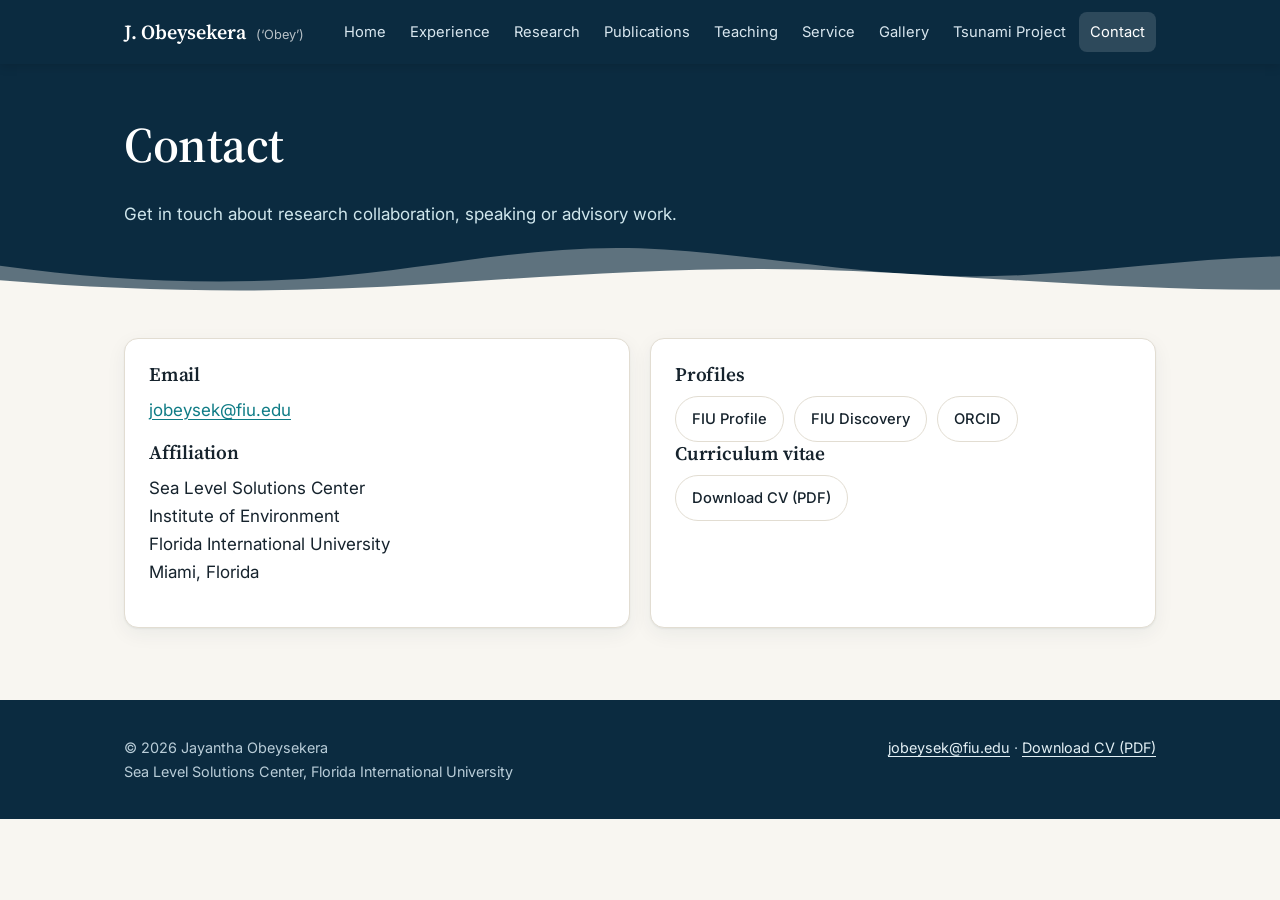
<file: contact.html>
<!DOCTYPE html>
<html lang="en">
<head>
<meta charset="utf-8">
<meta name="viewport" content="width=device-width, initial-scale=1">
<title>Contact | Jayantha Obeysekera</title>
<meta name="description" content="Get in touch about research collaboration, speaking or advisory work.">
<meta property="og:title" content="Contact | Jayantha Obeysekera">
<meta property="og:description" content="Get in touch about research collaboration, speaking or advisory work.">
<meta property="og:image" content="https://obeysekera.net/images/headshot.jpg">
<meta property="og:type" content="website">
<link rel="icon" href="assets/favicon.svg" type="image/svg+xml">
<link rel="preconnect" href="https://fonts.googleapis.com">
<link rel="preconnect" href="https://fonts.gstatic.com" crossorigin>
<link href="https://fonts.googleapis.com/css2?family=Inter:wght@400;500;600&family=Source+Serif+4:wght@600&display=swap" rel="stylesheet">
<link rel="stylesheet" href="assets/css/style.css">
</head>
<body>
<a class="skip" href="#main">Skip to content</a>
<header id="site-header"></header>
<section class="page-head" data-waves><div class="wrap"><h1>Contact</h1><p>Get in touch about research collaboration, speaking or advisory work.</p></div></section>
<main id="main">
<div class="wrap">
  <section class="section">
    <div class="grid grid-2">
      <div class="card">
        <h3>Email</h3>
        <p><a data-email href="#"></a></p>
        <h3>Affiliation</h3>
        <p>Sea Level Solutions Center<br>Institute of Environment<br>Florida International University<br>Miami, Florida</p>
      </div>
      <div class="card">
        <h3>Profiles</h3>
        <div class="btns" data-profiles></div>
        <h3>Curriculum vitae</h3>
        <p><a class="btn btn-line" data-cv href="files/CV_Obeysekera_2026.pdf">Download CV (PDF)</a></p>
      </div>
    </div>
  </section>
</div>
</main>
<footer id="site-footer"></footer>
<script src="data/site-config.js"></script>
<script src="assets/js/site.js"></script>
</body>
</html>
</file>
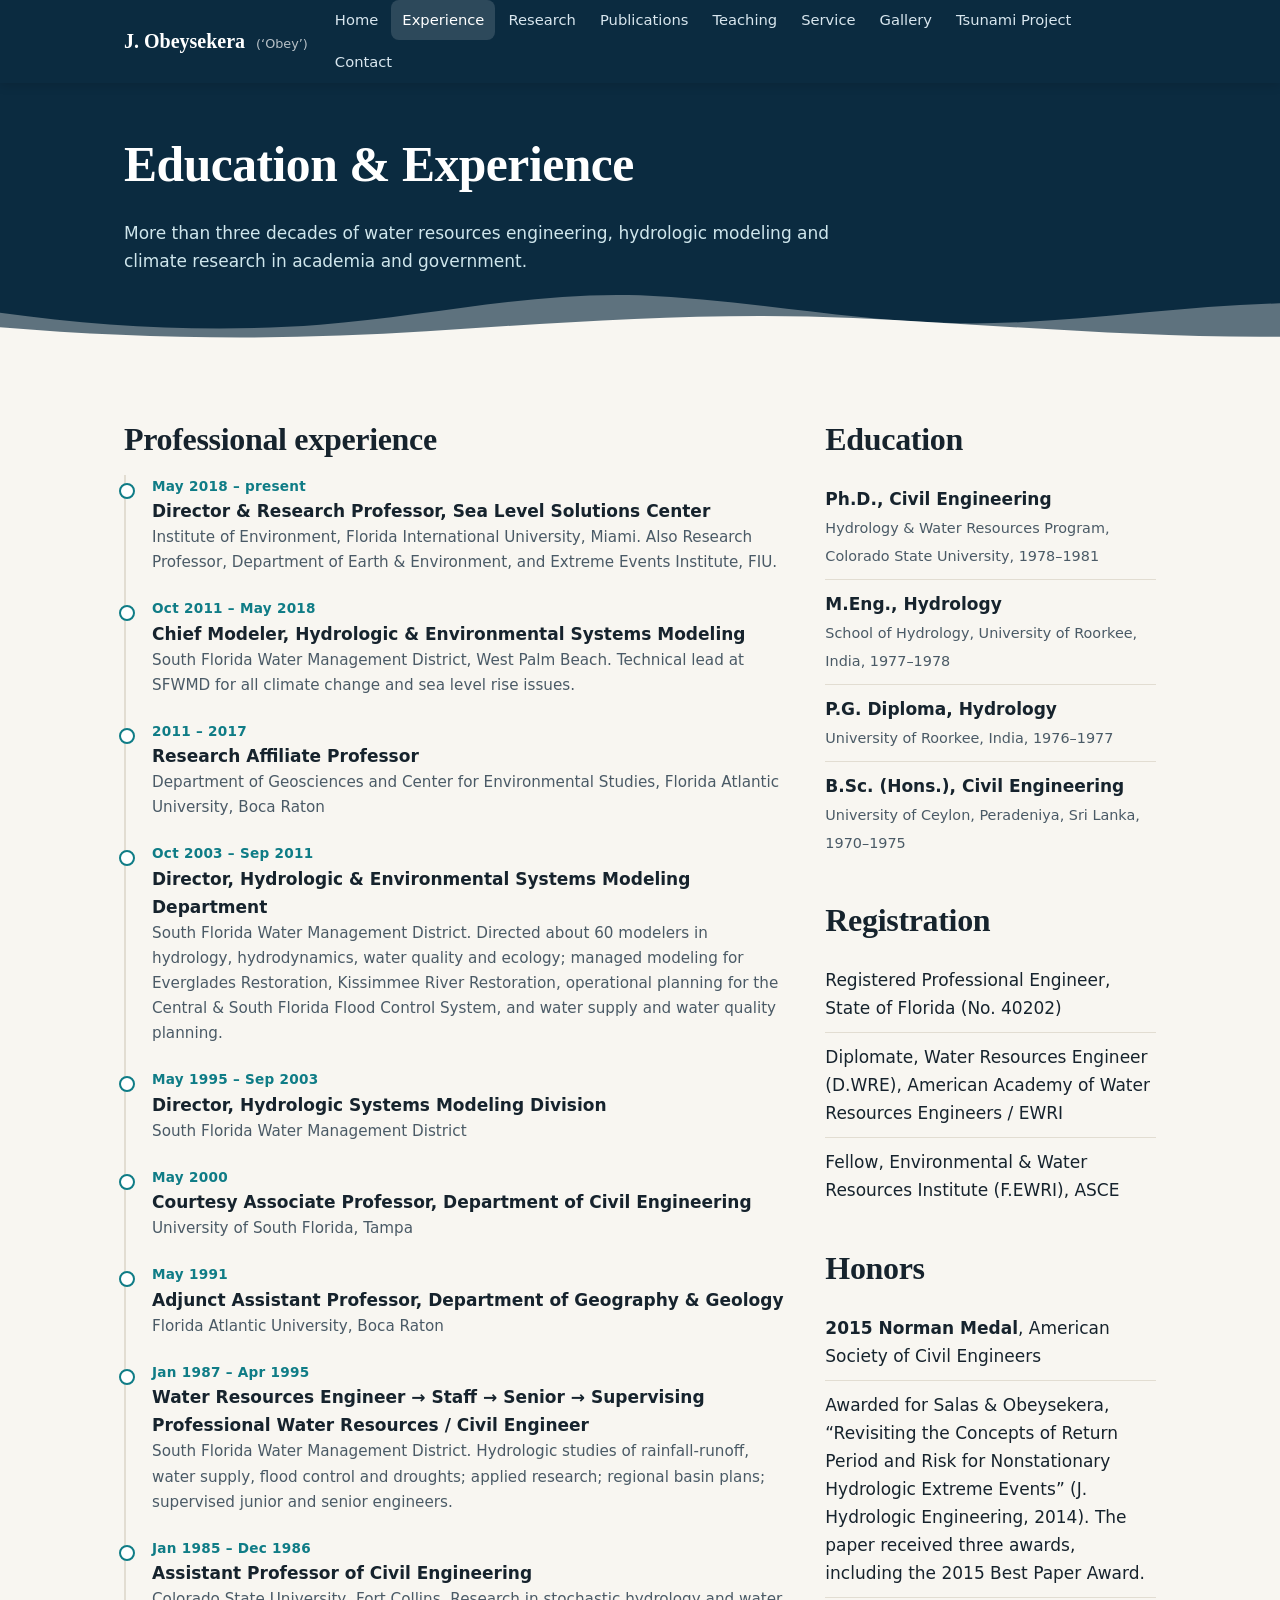
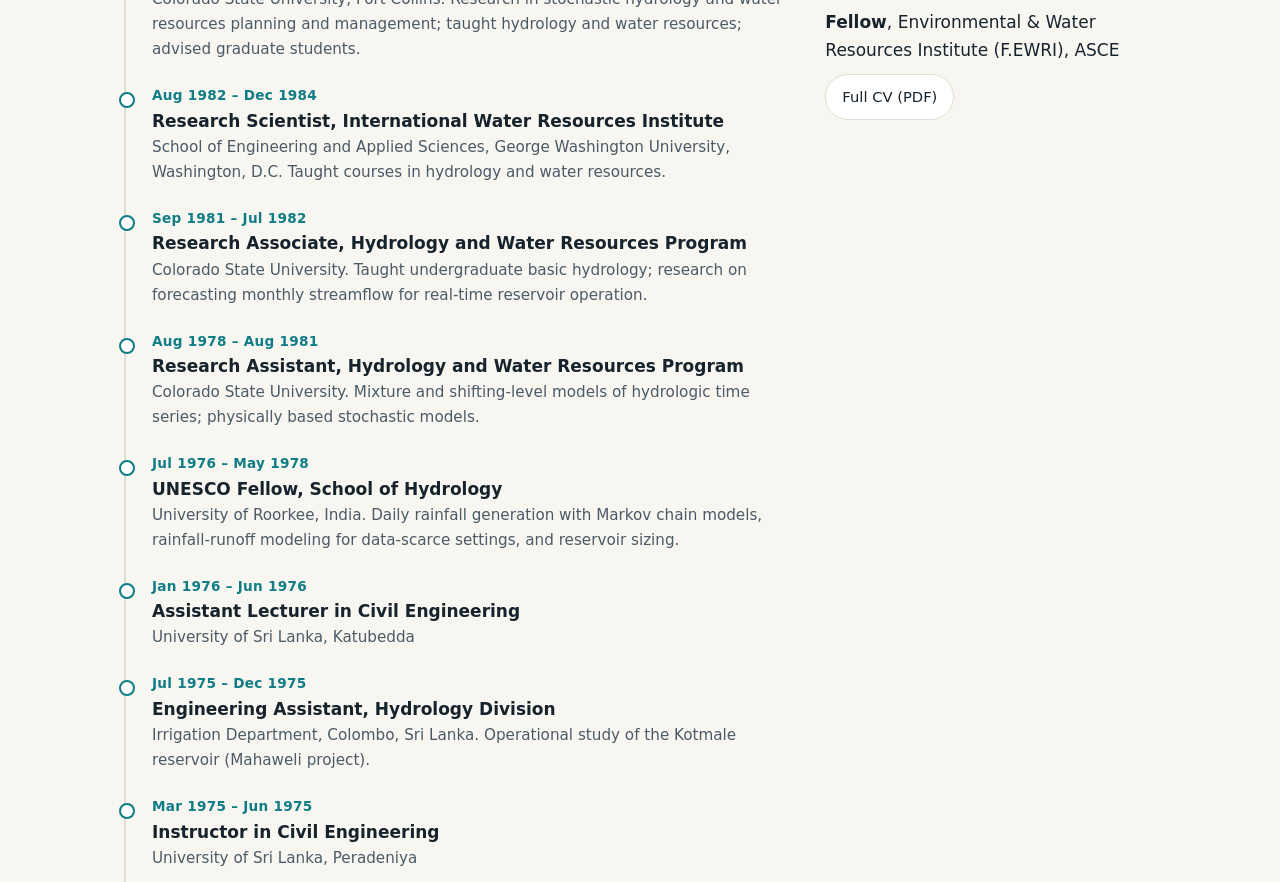
<file: education--experience.html>
<!DOCTYPE html><html lang="en"><head><meta charset="utf-8"><title>Moved</title>
<link rel="canonical" href="experience.html"><meta http-equiv="refresh" content="0; url=experience.html"></head>
<body><p>This page has moved to <a href="experience.html">Education &amp; Experience</a>.</p></body></html>
</file>
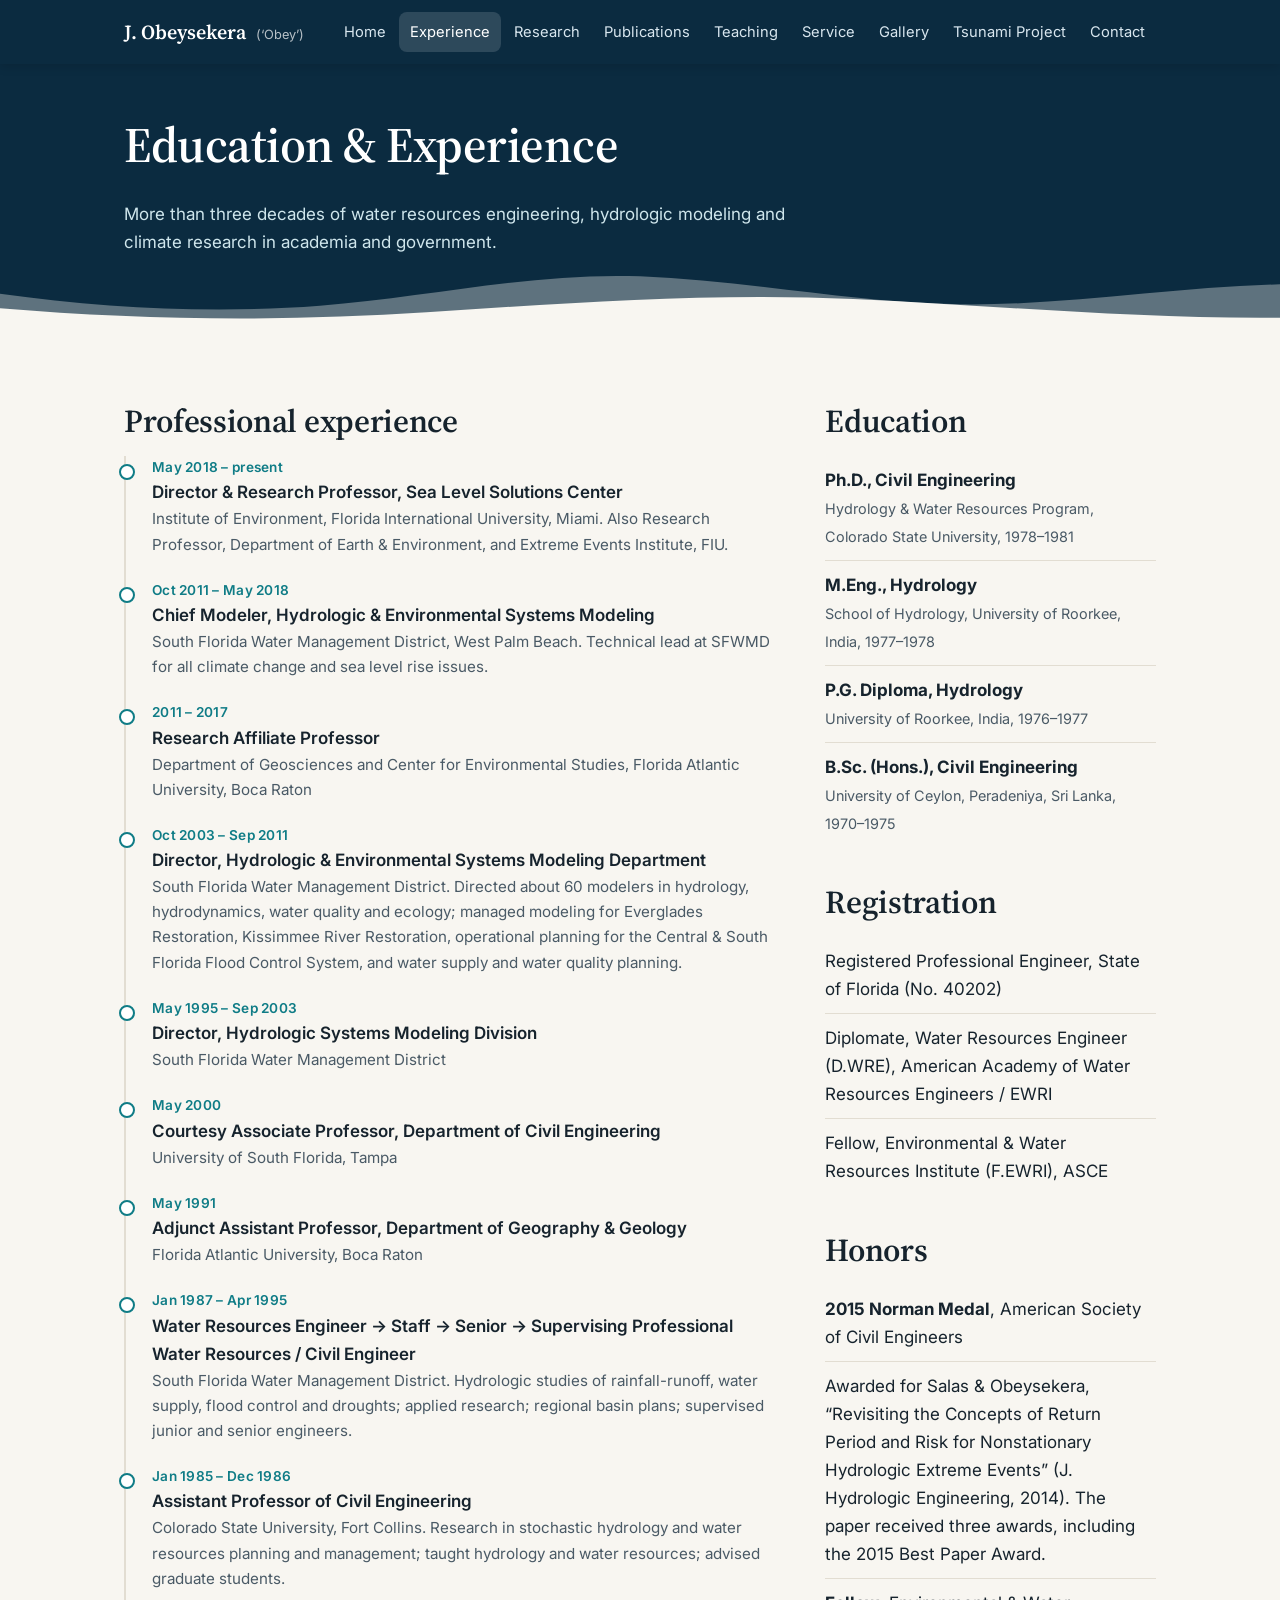
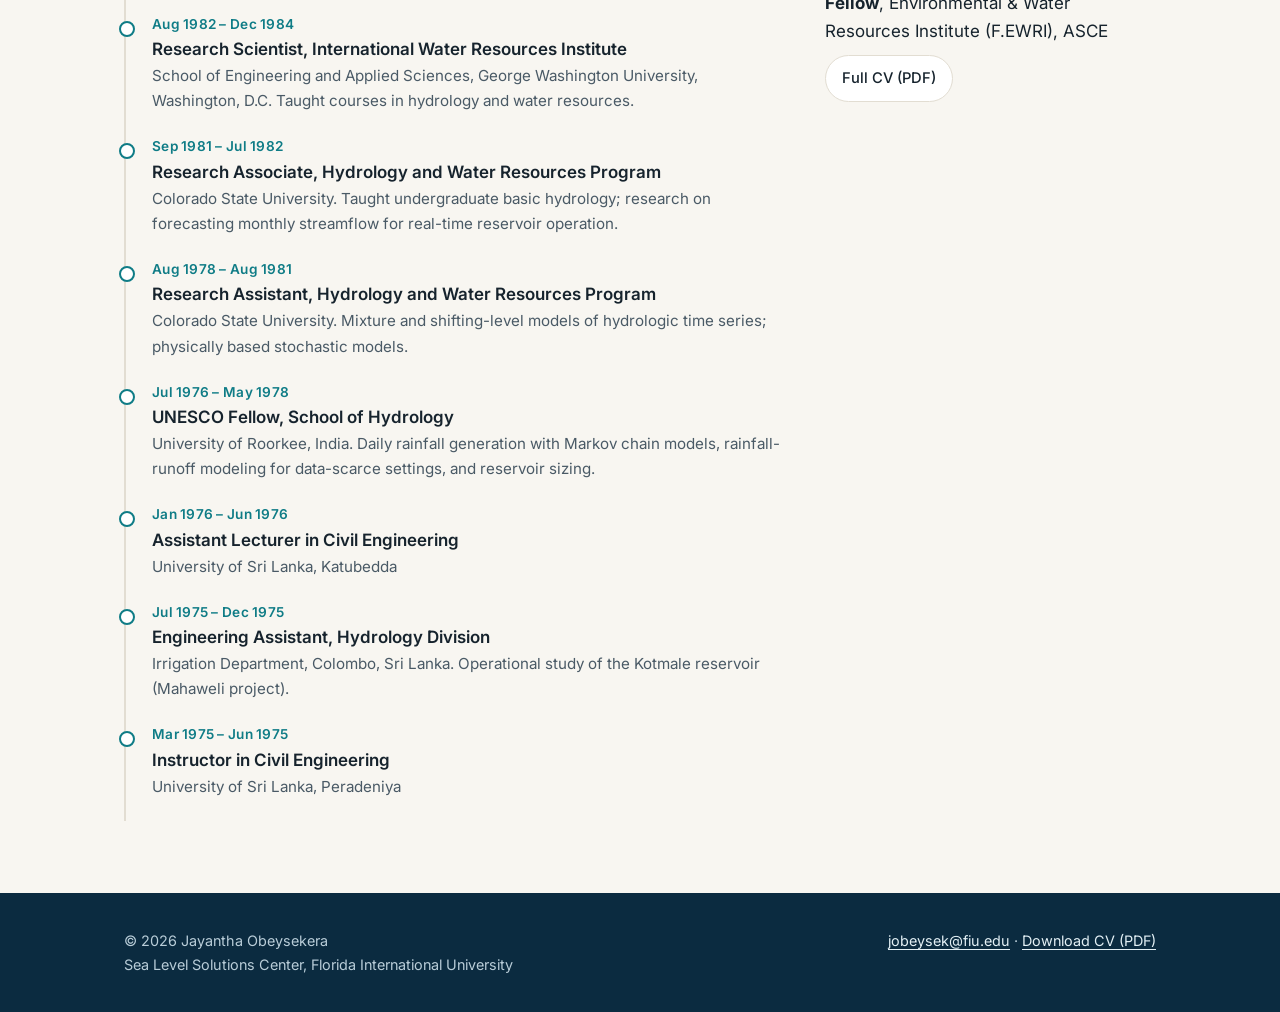
<file: experience.html>
<!DOCTYPE html>
<html lang="en">
<head>
<meta charset="utf-8">
<meta name="viewport" content="width=device-width, initial-scale=1">
<title>Education & Experience | Jayantha Obeysekera</title>
<meta name="description" content="More than three decades of water resources engineering, hydrologic modeling and climate research in academia and government.">
<meta property="og:title" content="Education & Experience | Jayantha Obeysekera">
<meta property="og:description" content="More than three decades of water resources engineering, hydrologic modeling and climate research in academia and government.">
<meta property="og:image" content="https://obeysekera.net/images/headshot.jpg">
<meta property="og:type" content="website">
<link rel="icon" href="assets/favicon.svg" type="image/svg+xml">
<link rel="preconnect" href="https://fonts.googleapis.com">
<link rel="preconnect" href="https://fonts.gstatic.com" crossorigin>
<link href="https://fonts.googleapis.com/css2?family=Inter:wght@400;500;600&family=Source+Serif+4:wght@600&display=swap" rel="stylesheet">
<link rel="stylesheet" href="assets/css/style.css">
</head>
<body>
<a class="skip" href="#main">Skip to content</a>
<header id="site-header"></header>
<section class="page-head" data-waves><div class="wrap"><h1>Education & Experience</h1><p>More than three decades of water resources engineering, hydrologic modeling and climate research in academia and government.</p></div></section>
<main id="main">
<div class="wrap">
 <div class="grid" style="grid-template-columns:minmax(0,2fr) minmax(0,1fr);gap:40px" id="exp-grid">
  <section class="section">
    <h2>Professional experience</h2>
    <ul class="timeline">
      <li><div class="when">May 2018 – present</div><div class="what">Director &amp; Research Professor, Sea Level Solutions Center</div><div class="where">Institute of Environment, Florida International University, Miami. Also Research Professor, Department of Earth &amp; Environment, and Extreme Events Institute, FIU.</div></li>
      <li><div class="when">Oct 2011 – May 2018</div><div class="what">Chief Modeler, Hydrologic &amp; Environmental Systems Modeling</div><div class="where">South Florida Water Management District, West Palm Beach. Technical lead at SFWMD for all climate change and sea level rise issues.</div></li>
      <li><div class="when">2011 – 2017</div><div class="what">Research Affiliate Professor</div><div class="where">Department of Geosciences and Center for Environmental Studies, Florida Atlantic University, Boca Raton</div></li>
      <li><div class="when">Oct 2003 – Sep 2011</div><div class="what">Director, Hydrologic &amp; Environmental Systems Modeling Department</div><div class="where">South Florida Water Management District. Directed about 60 modelers in hydrology, hydrodynamics, water quality and ecology; managed modeling for Everglades Restoration, Kissimmee River Restoration, operational planning for the Central &amp; South Florida Flood Control System, and water supply and water quality planning.</div></li>
      <li><div class="when">May 1995 – Sep 2003</div><div class="what">Director, Hydrologic Systems Modeling Division</div><div class="where">South Florida Water Management District</div></li>
      <li><div class="when">May 2000</div><div class="what">Courtesy Associate Professor, Department of Civil Engineering</div><div class="where">University of South Florida, Tampa</div></li>
      <li><div class="when">May 1991</div><div class="what">Adjunct Assistant Professor, Department of Geography &amp; Geology</div><div class="where">Florida Atlantic University, Boca Raton</div></li>
      <li><div class="when">Jan 1987 – Apr 1995</div><div class="what">Water Resources Engineer → Staff → Senior → Supervising Professional Water Resources / Civil Engineer</div><div class="where">South Florida Water Management District. Hydrologic studies of rainfall-runoff, water supply, flood control and droughts; applied research; regional basin plans; supervised junior and senior engineers.</div></li>
      <li><div class="when">Jan 1985 – Dec 1986</div><div class="what">Assistant Professor of Civil Engineering</div><div class="where">Colorado State University, Fort Collins. Research in stochastic hydrology and water resources planning and management; taught hydrology and water resources; advised graduate students.</div></li>
      <li><div class="when">Aug 1982 – Dec 1984</div><div class="what">Research Scientist, International Water Resources Institute</div><div class="where">School of Engineering and Applied Sciences, George Washington University, Washington, D.C. Taught courses in hydrology and water resources.</div></li>
      <li><div class="when">Sep 1981 – Jul 1982</div><div class="what">Research Associate, Hydrology and Water Resources Program</div><div class="where">Colorado State University. Taught undergraduate basic hydrology; research on forecasting monthly streamflow for real-time reservoir operation.</div></li>
      <li><div class="when">Aug 1978 – Aug 1981</div><div class="what">Research Assistant, Hydrology and Water Resources Program</div><div class="where">Colorado State University. Mixture and shifting-level models of hydrologic time series; physically based stochastic models.</div></li>
      <li><div class="when">Jul 1976 – May 1978</div><div class="what">UNESCO Fellow, School of Hydrology</div><div class="where">University of Roorkee, India. Daily rainfall generation with Markov chain models, rainfall-runoff modeling for data-scarce settings, and reservoir sizing.</div></li>
      <li><div class="when">Jan 1976 – Jun 1976</div><div class="what">Assistant Lecturer in Civil Engineering</div><div class="where">University of Sri Lanka, Katubedda</div></li>
      <li><div class="when">Jul 1975 – Dec 1975</div><div class="what">Engineering Assistant, Hydrology Division</div><div class="where">Irrigation Department, Colombo, Sri Lanka. Operational study of the Kotmale reservoir (Mahaweli project).</div></li>
      <li><div class="when">Mar 1975 – Jun 1975</div><div class="what">Instructor in Civil Engineering</div><div class="where">University of Sri Lanka, Peradeniya</div></li>
    </ul>
  </section>
  <aside class="section">
    <h2>Education</h2>
    <ul class="clean">
      <li><strong>Ph.D., Civil Engineering</strong><br><span class="muted small">Hydrology &amp; Water Resources Program, Colorado State University, 1978–1981</span></li>
      <li><strong>M.Eng., Hydrology</strong><br><span class="muted small">School of Hydrology, University of Roorkee, India, 1977–1978</span></li>
      <li><strong>P.G. Diploma, Hydrology</strong><br><span class="muted small">University of Roorkee, India, 1976–1977</span></li>
      <li><strong>B.Sc. (Hons.), Civil Engineering</strong><br><span class="muted small">University of Ceylon, Peradeniya, Sri Lanka, 1970–1975</span></li>
    </ul>
    <h2>Registration</h2>
    <ul class="clean">
      <li>Registered Professional Engineer, State of Florida (No. 40202)</li>
      <li>Diplomate, Water Resources Engineer (D.WRE), American Academy of Water Resources Engineers / EWRI</li>
      <li>Fellow, Environmental &amp; Water Resources Institute (F.EWRI), ASCE</li>
    </ul>
    <h2>Honors</h2>
    <ul class="clean">
      <li><strong>2015 Norman Medal</strong>, American Society of Civil Engineers</li>
      <li>Awarded for Salas &amp; Obeysekera, “Revisiting the Concepts of Return Period and Risk for Nonstationary Hydrologic Extreme Events” (J. Hydrologic Engineering, 2014). The paper received three awards, including the 2015 Best Paper Award.</li>
      <li><strong>Fellow</strong>, Environmental &amp; Water Resources Institute (F.EWRI), ASCE</li>
    </ul>
    <p><a class="btn btn-line" data-cv href="files/CV_Obeysekera_2026.pdf">Full CV (PDF)</a></p>
  </aside>
 </div>
</div>
<style>@media (max-width:860px){#exp-grid{grid-template-columns:1fr!important;gap:0!important}}</style>
</main>
<footer id="site-footer"></footer>
<script src="data/site-config.js"></script>
<script src="assets/js/site.js"></script>
</body>
</html>
</file>
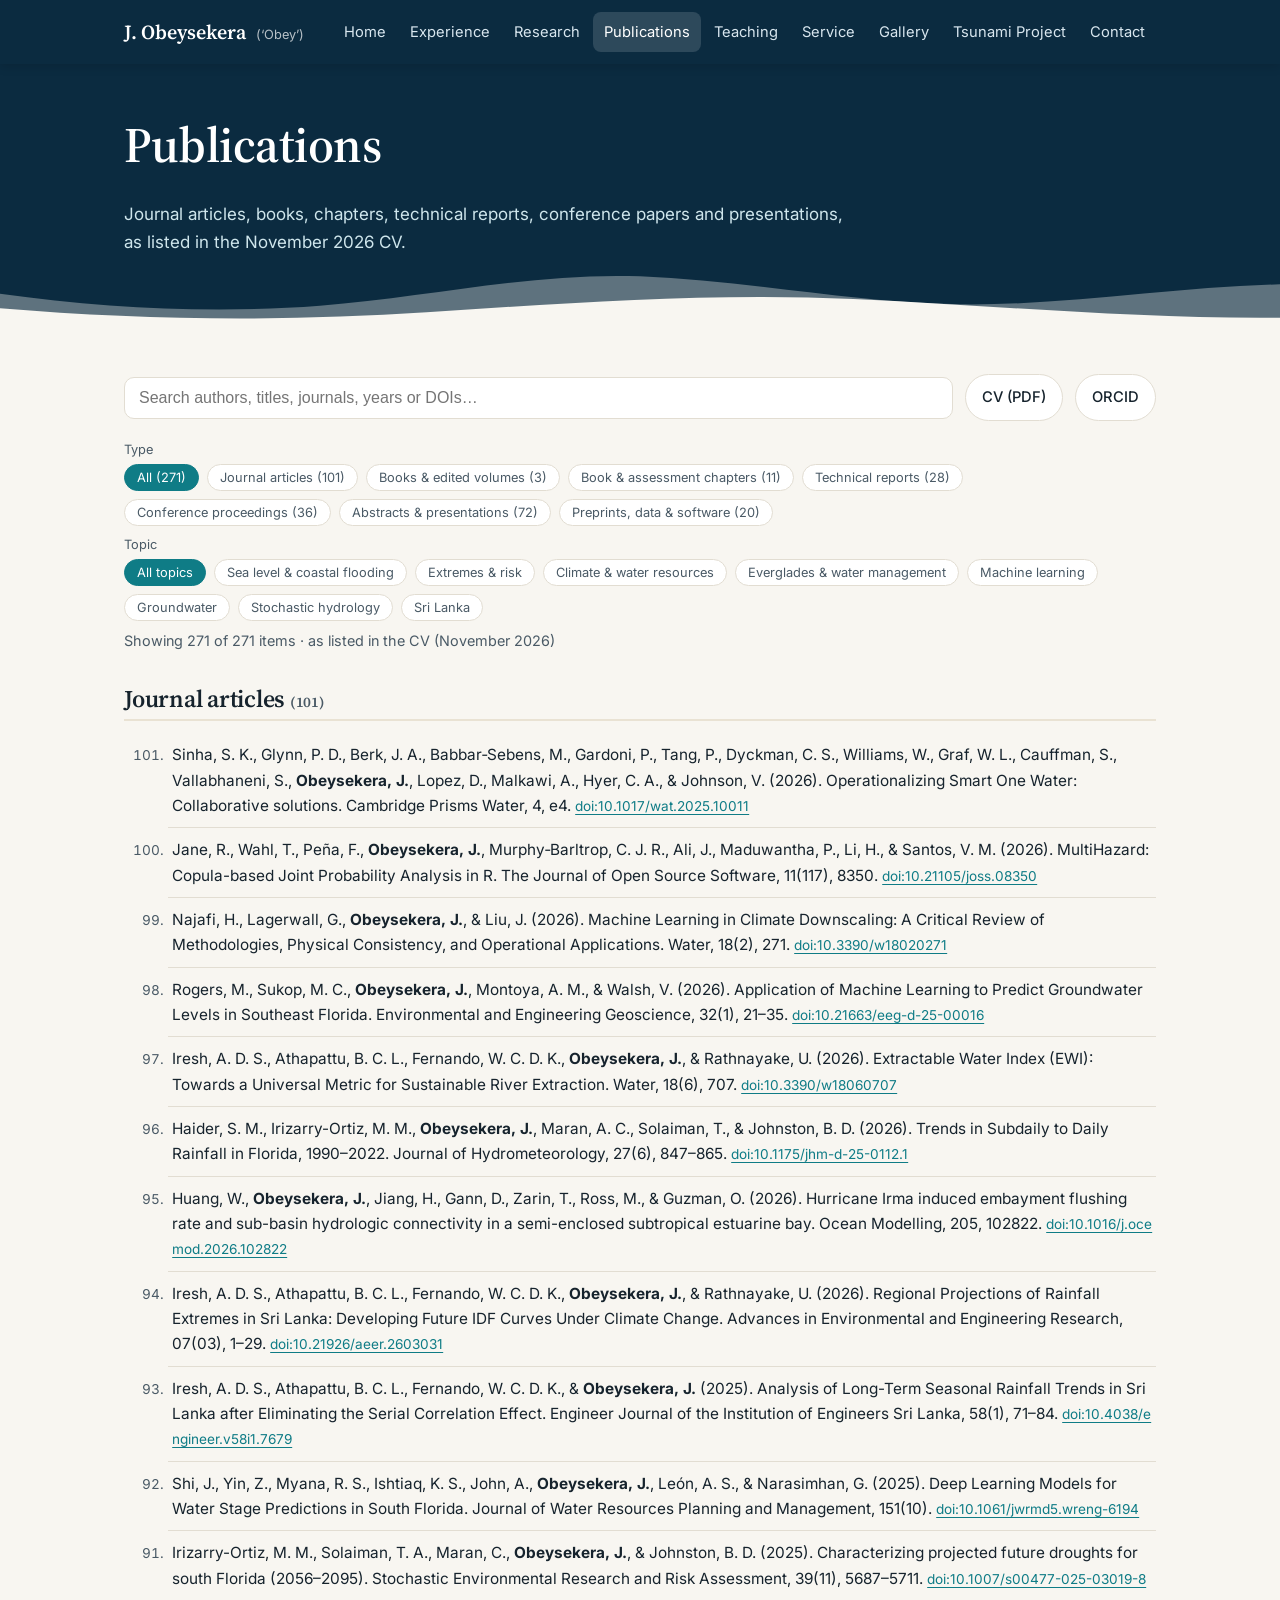
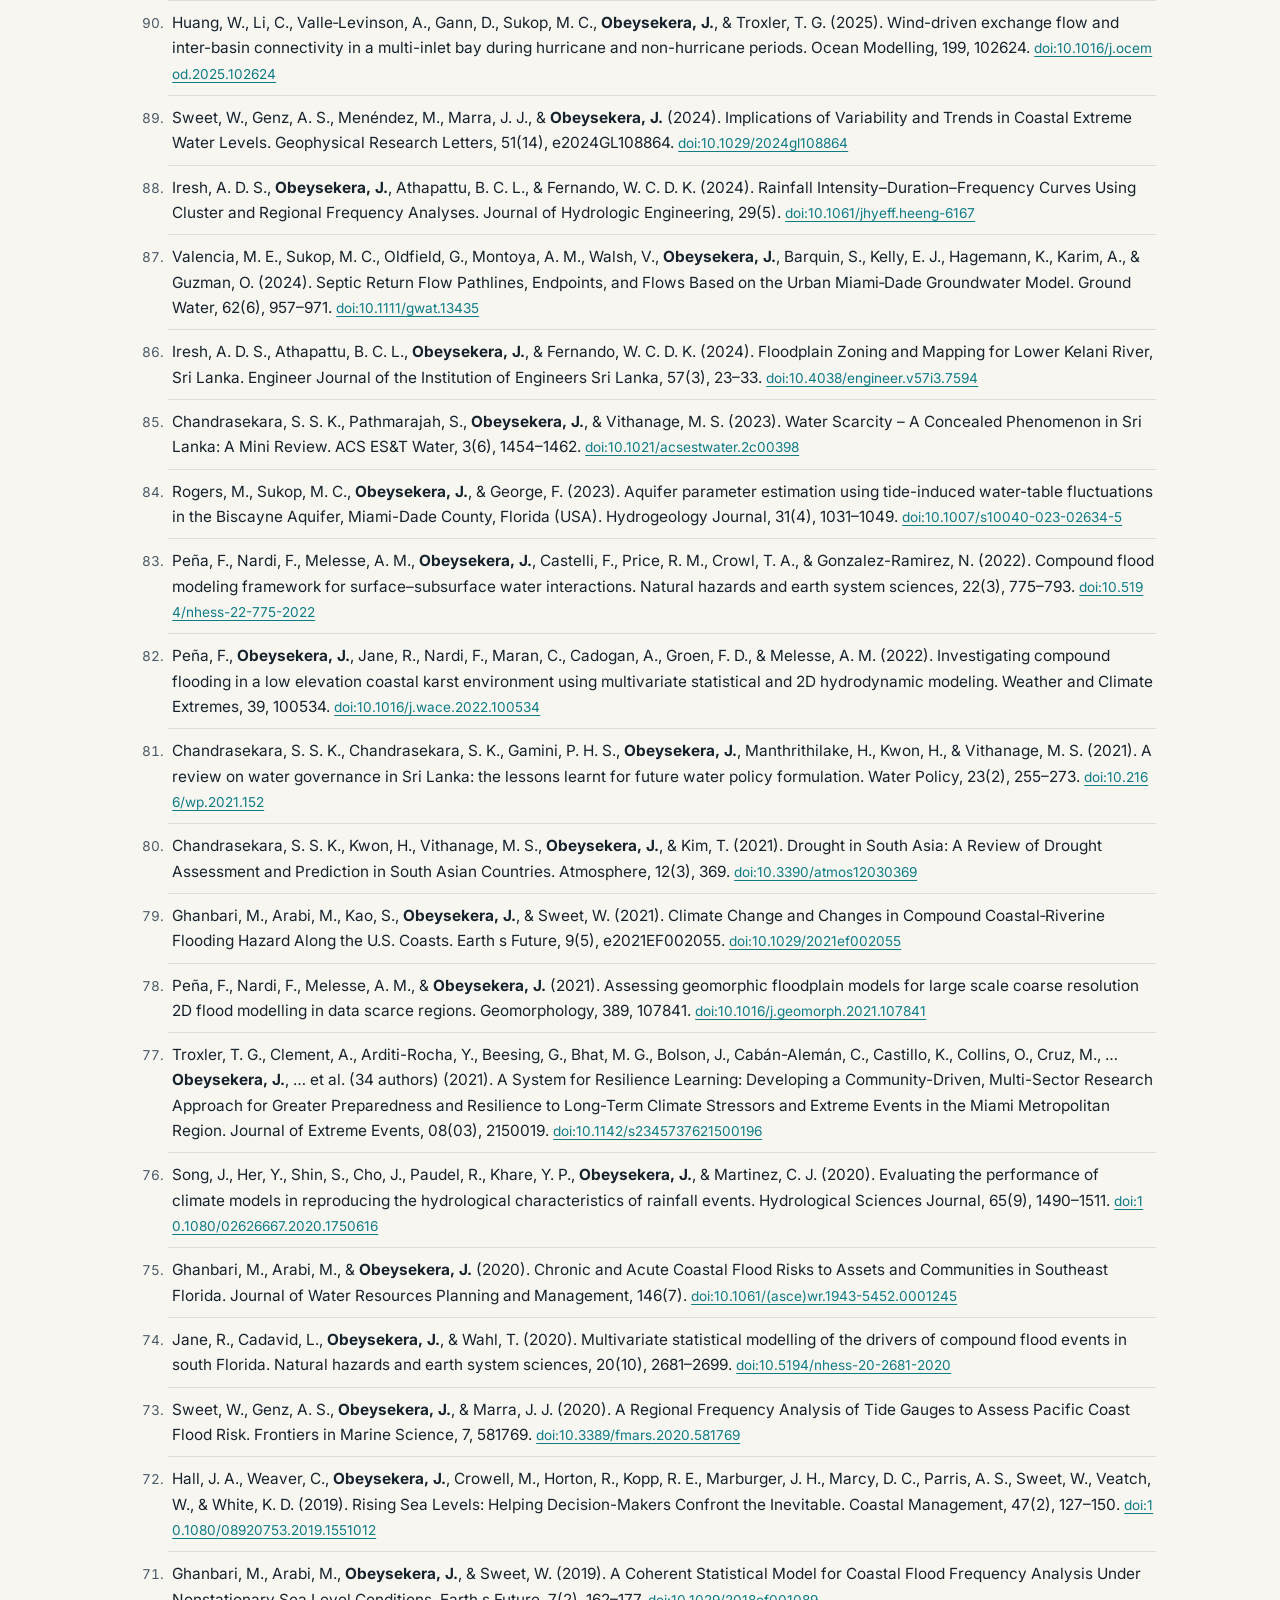
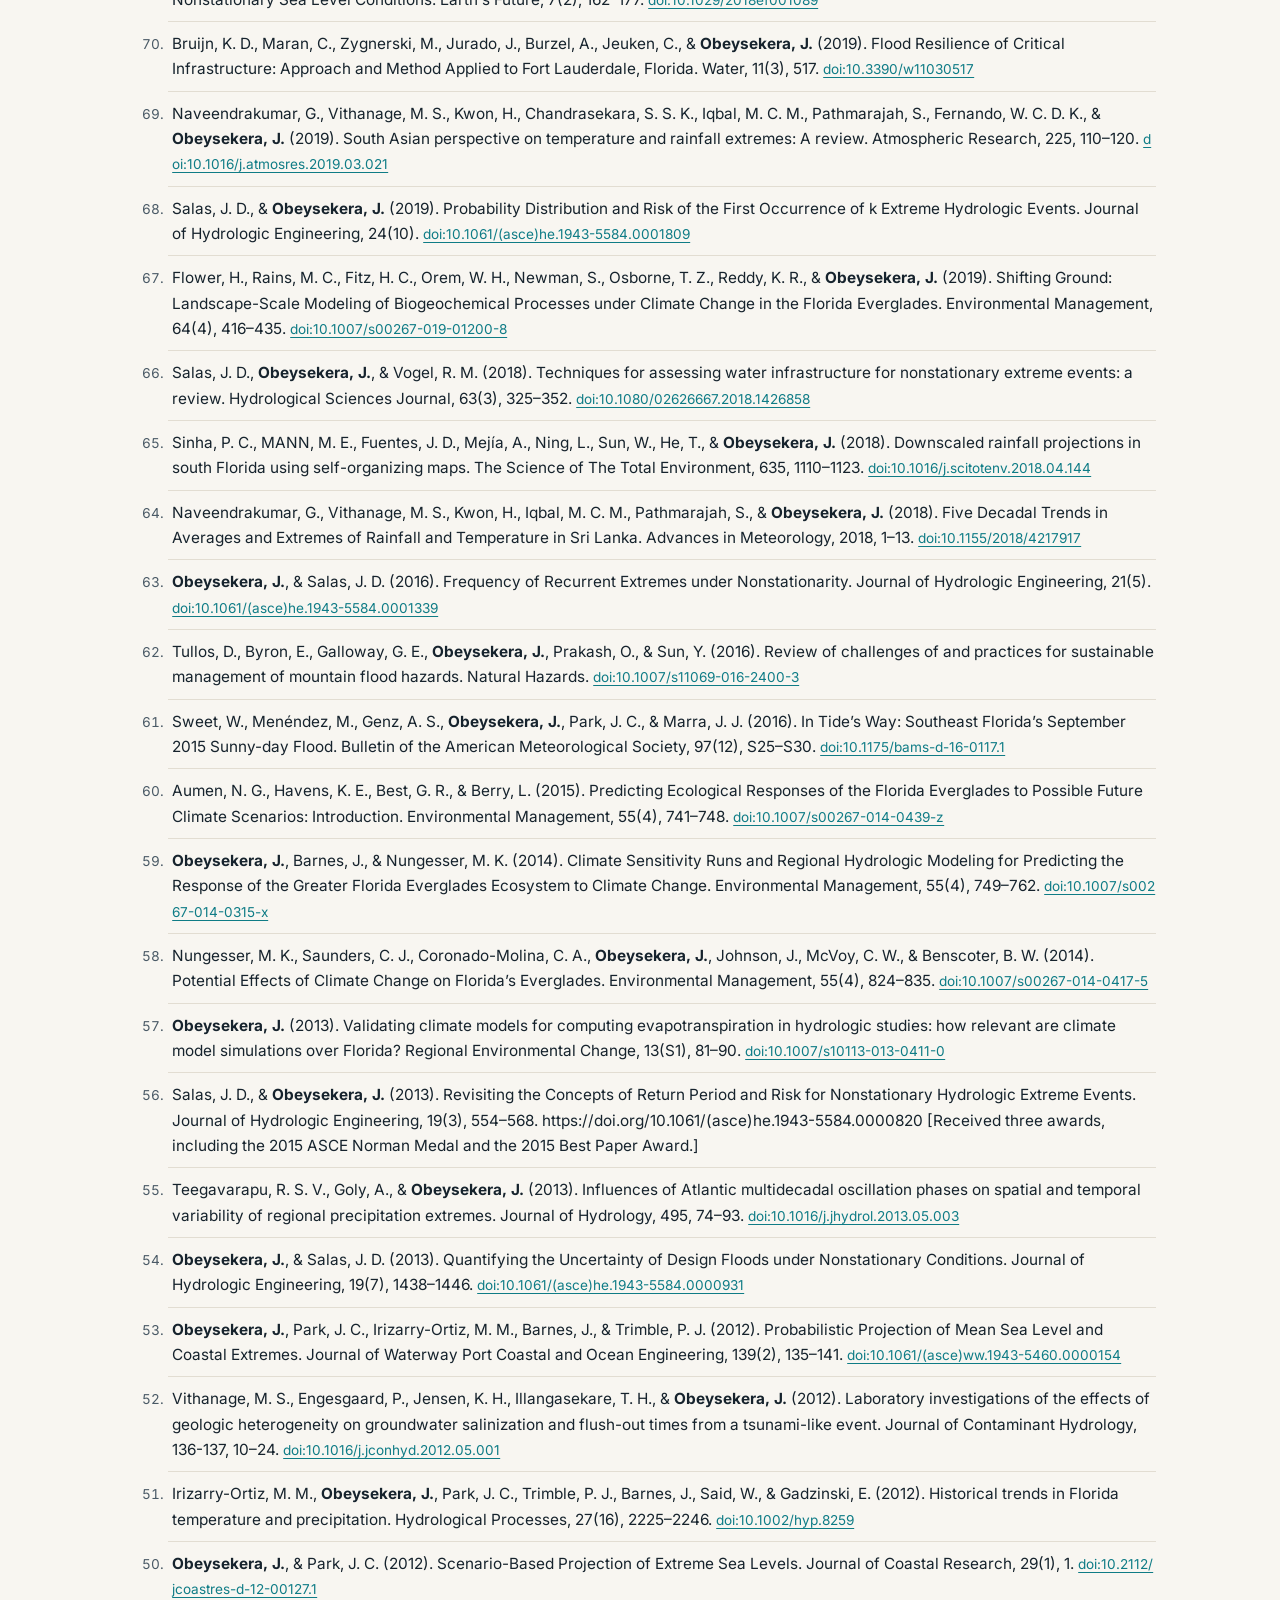
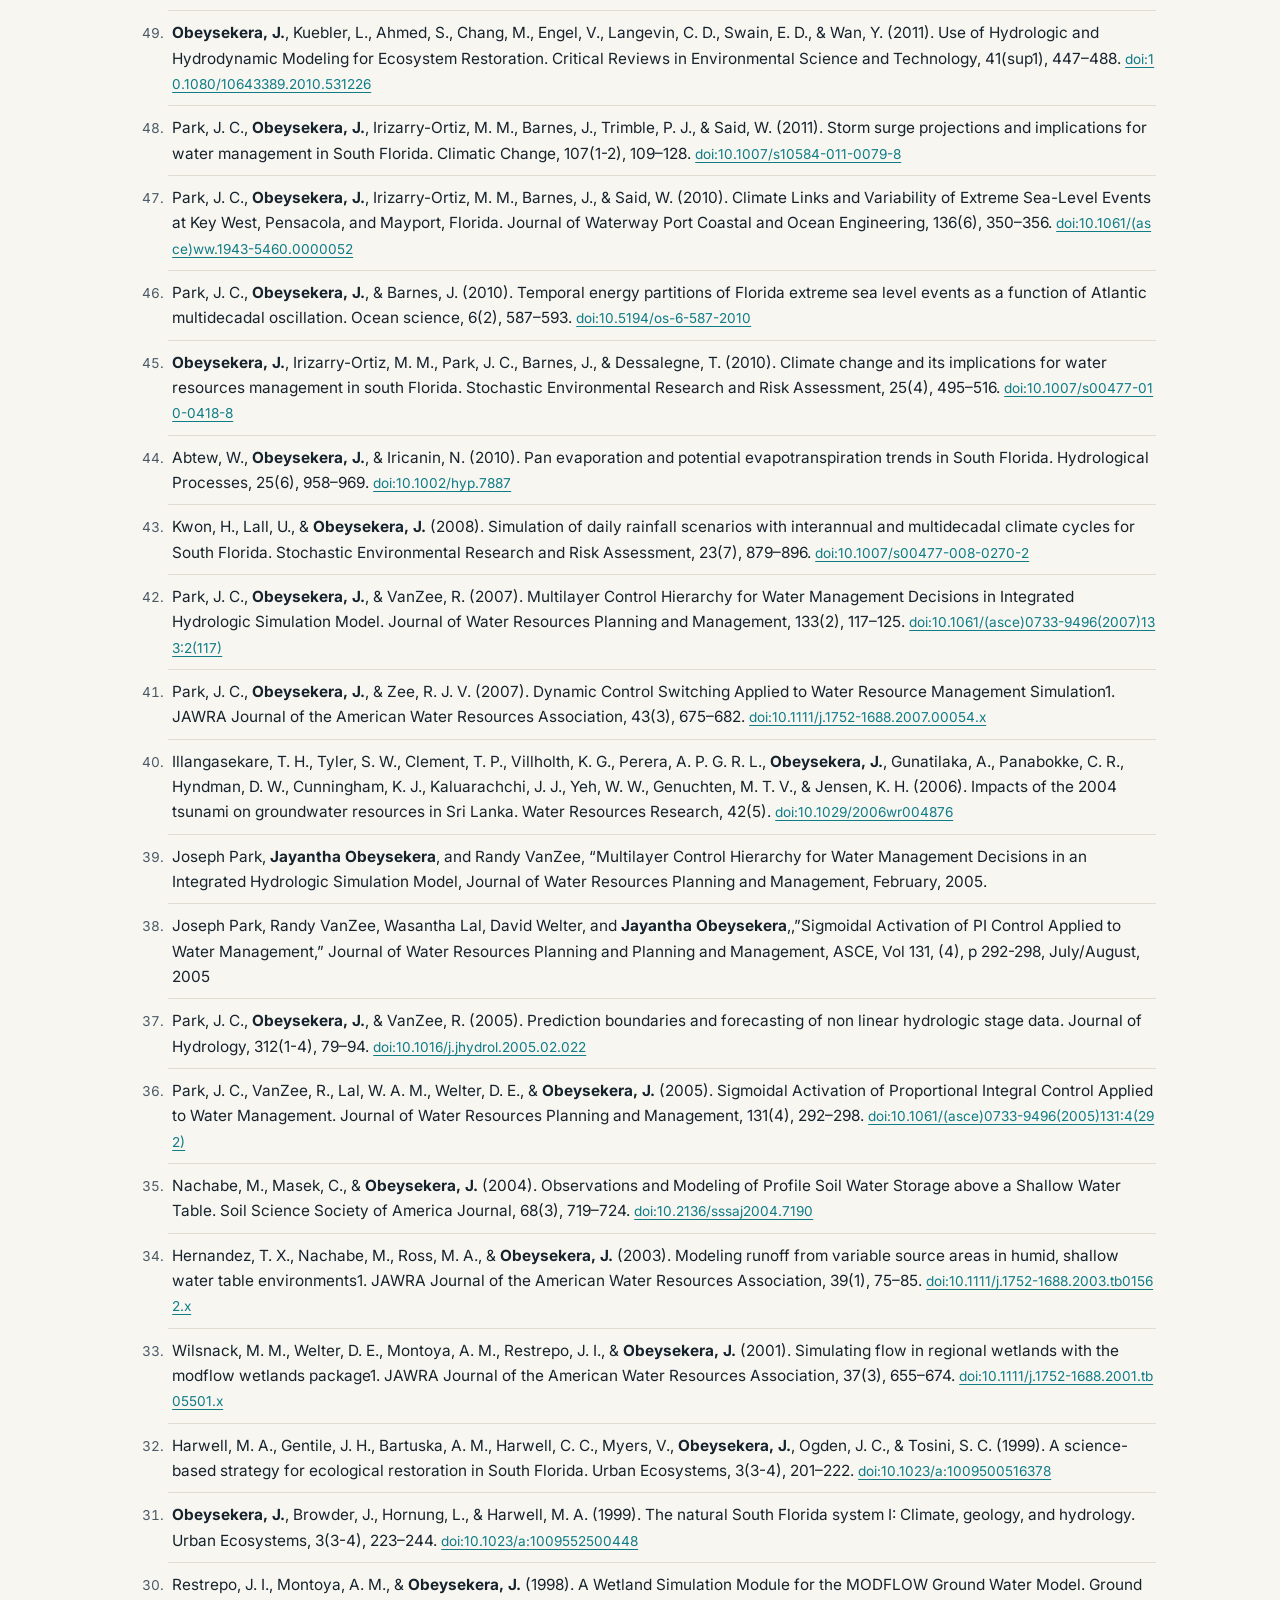
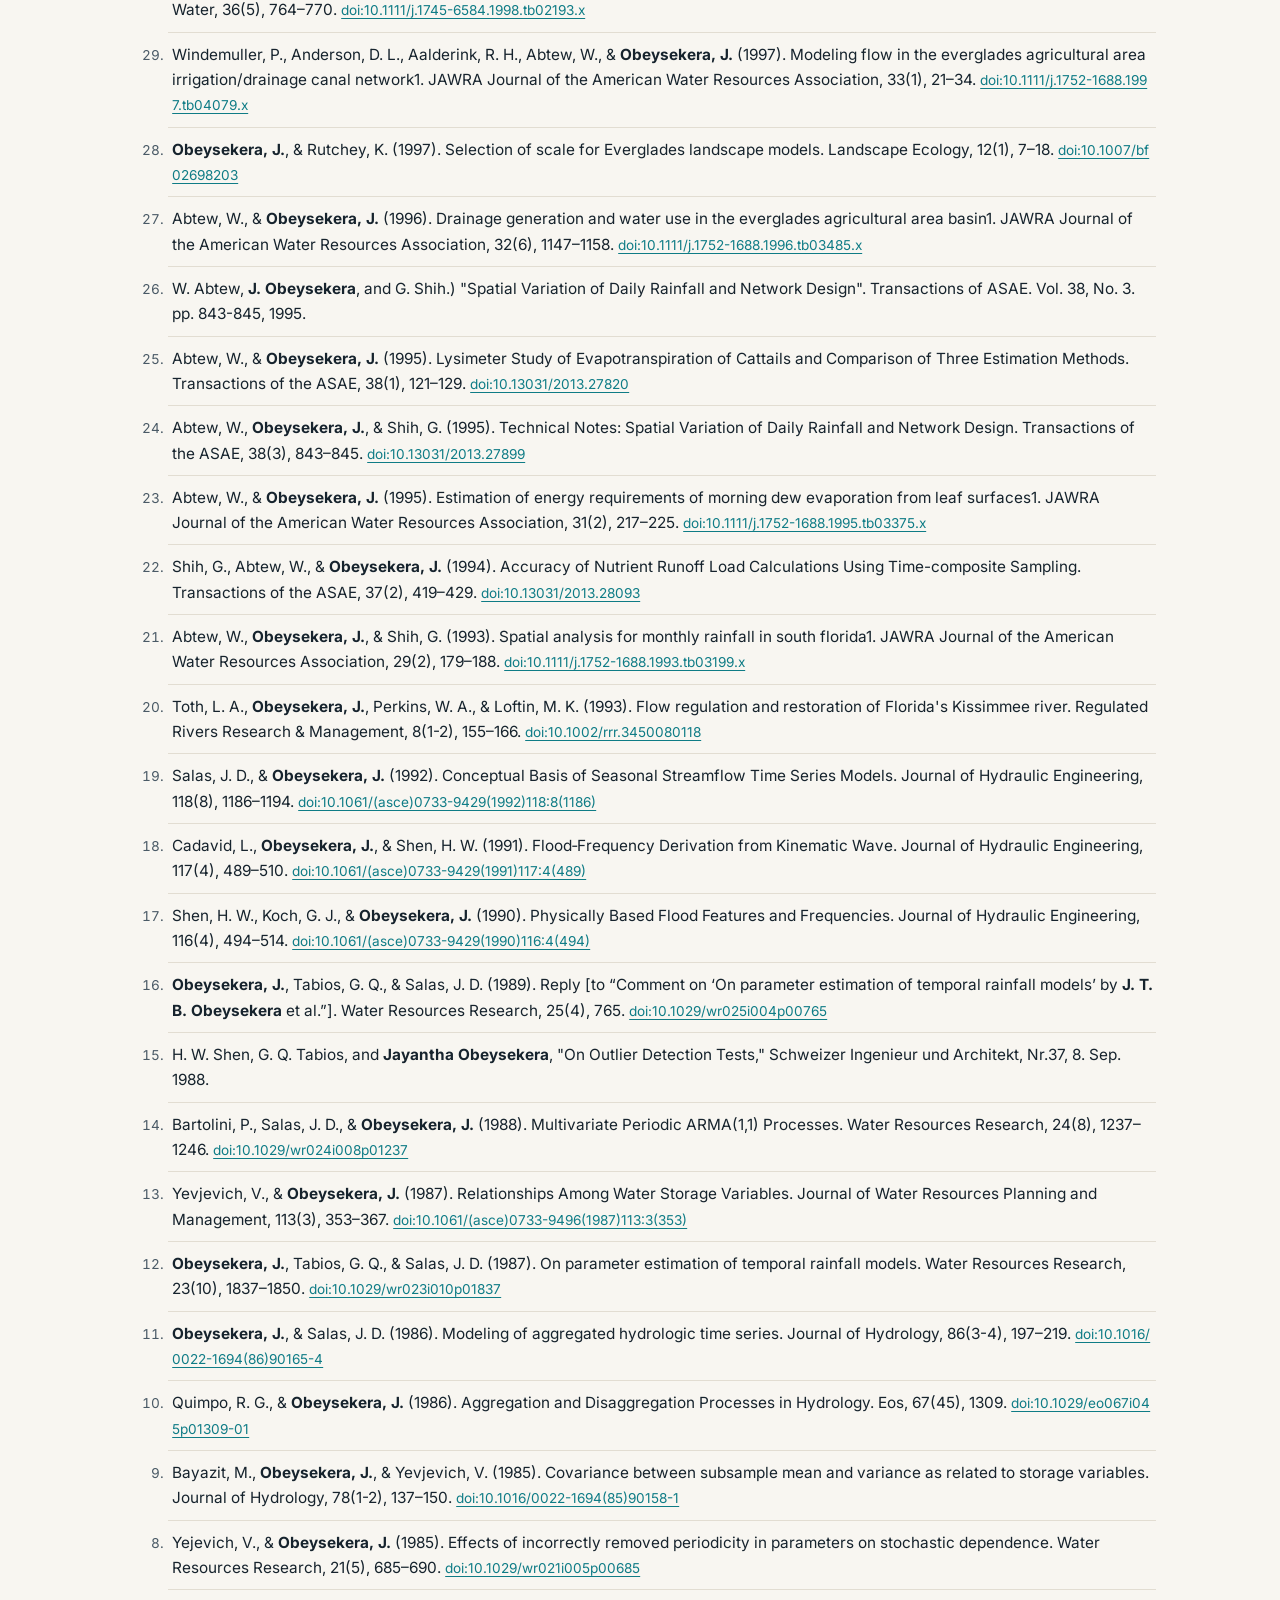
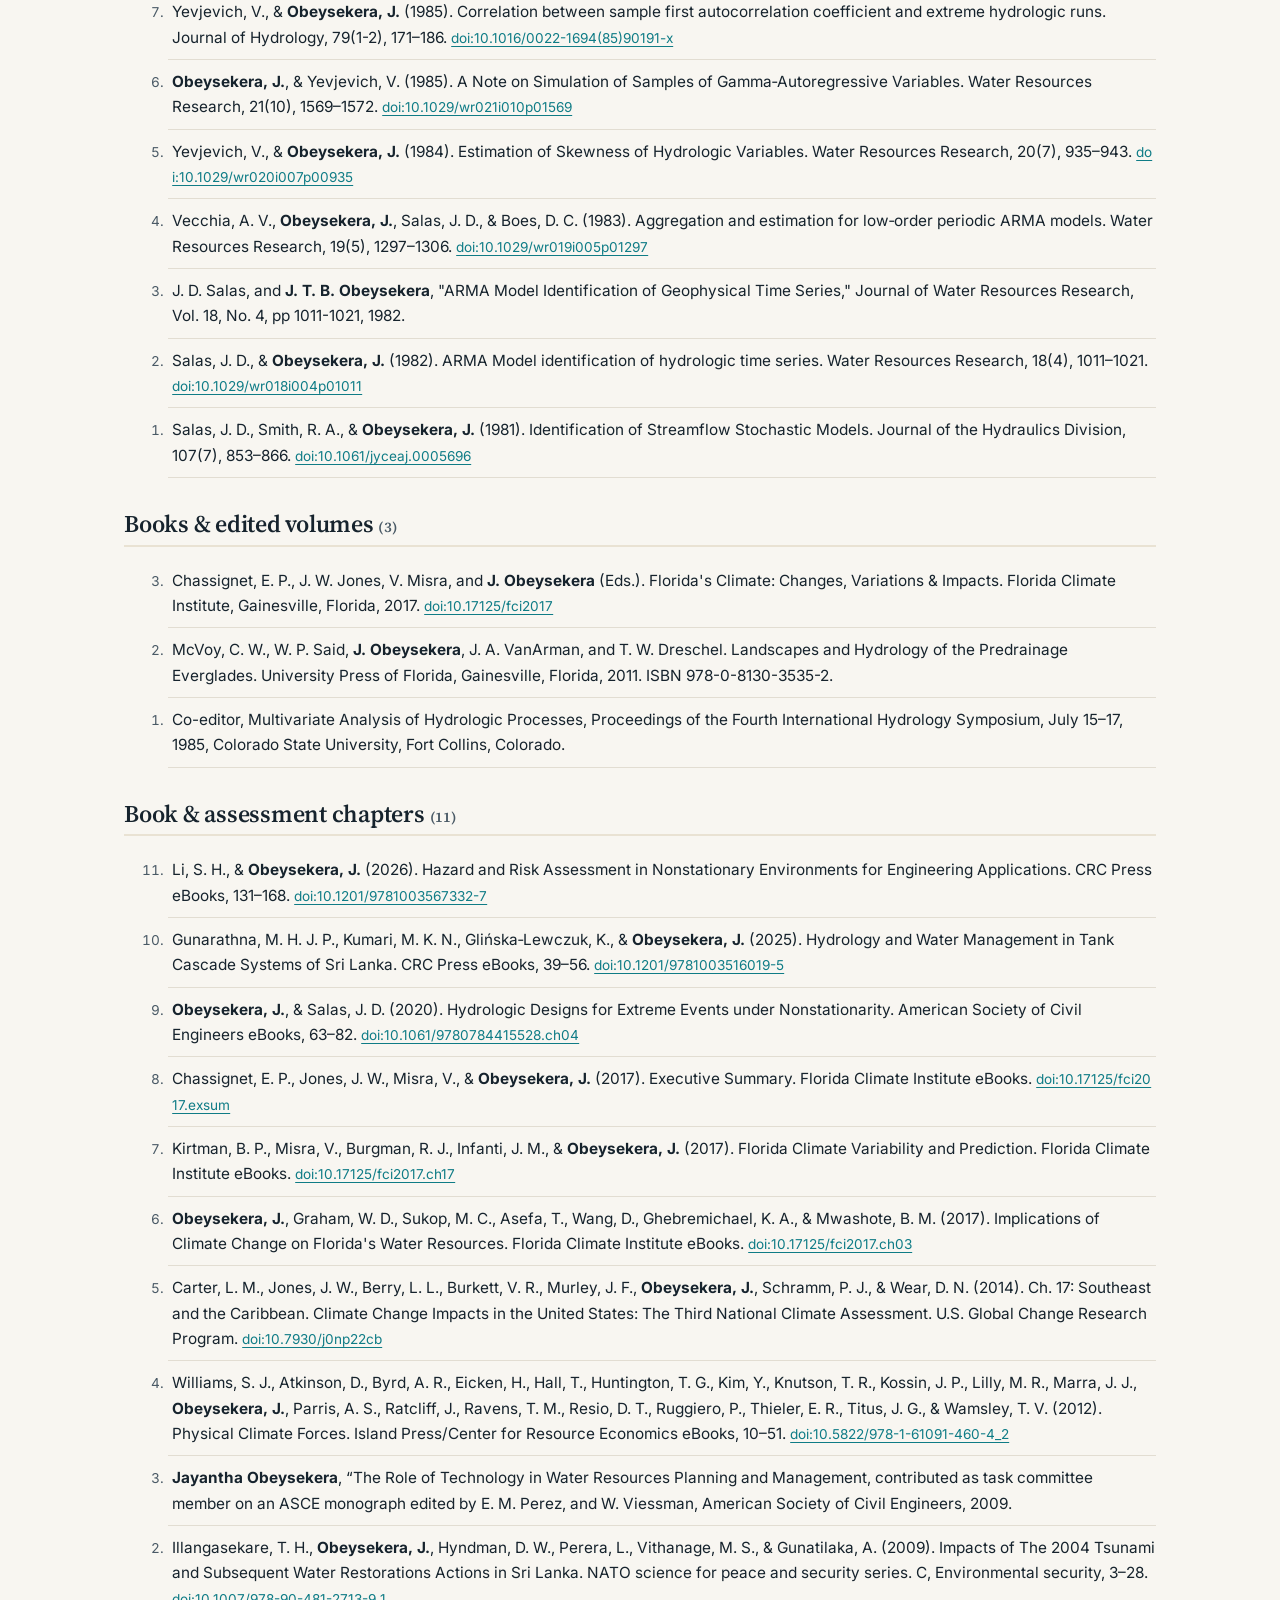
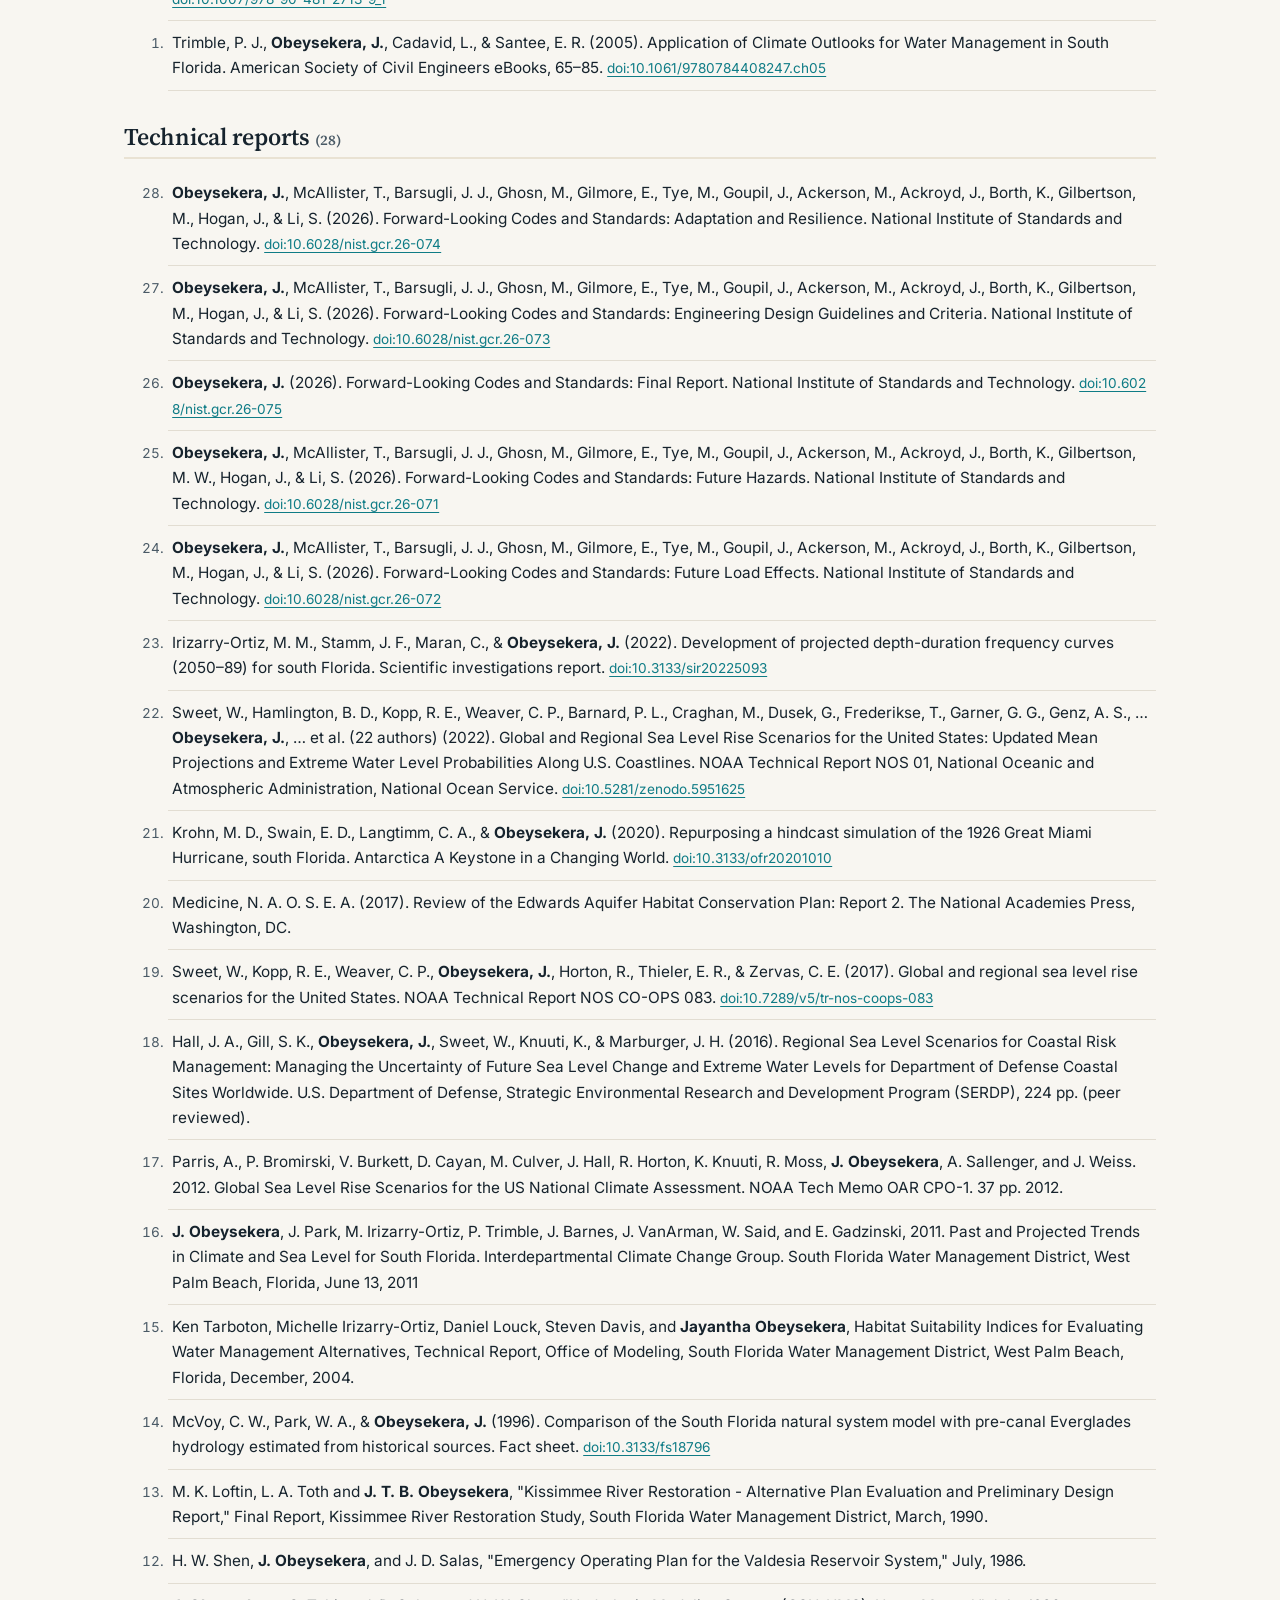
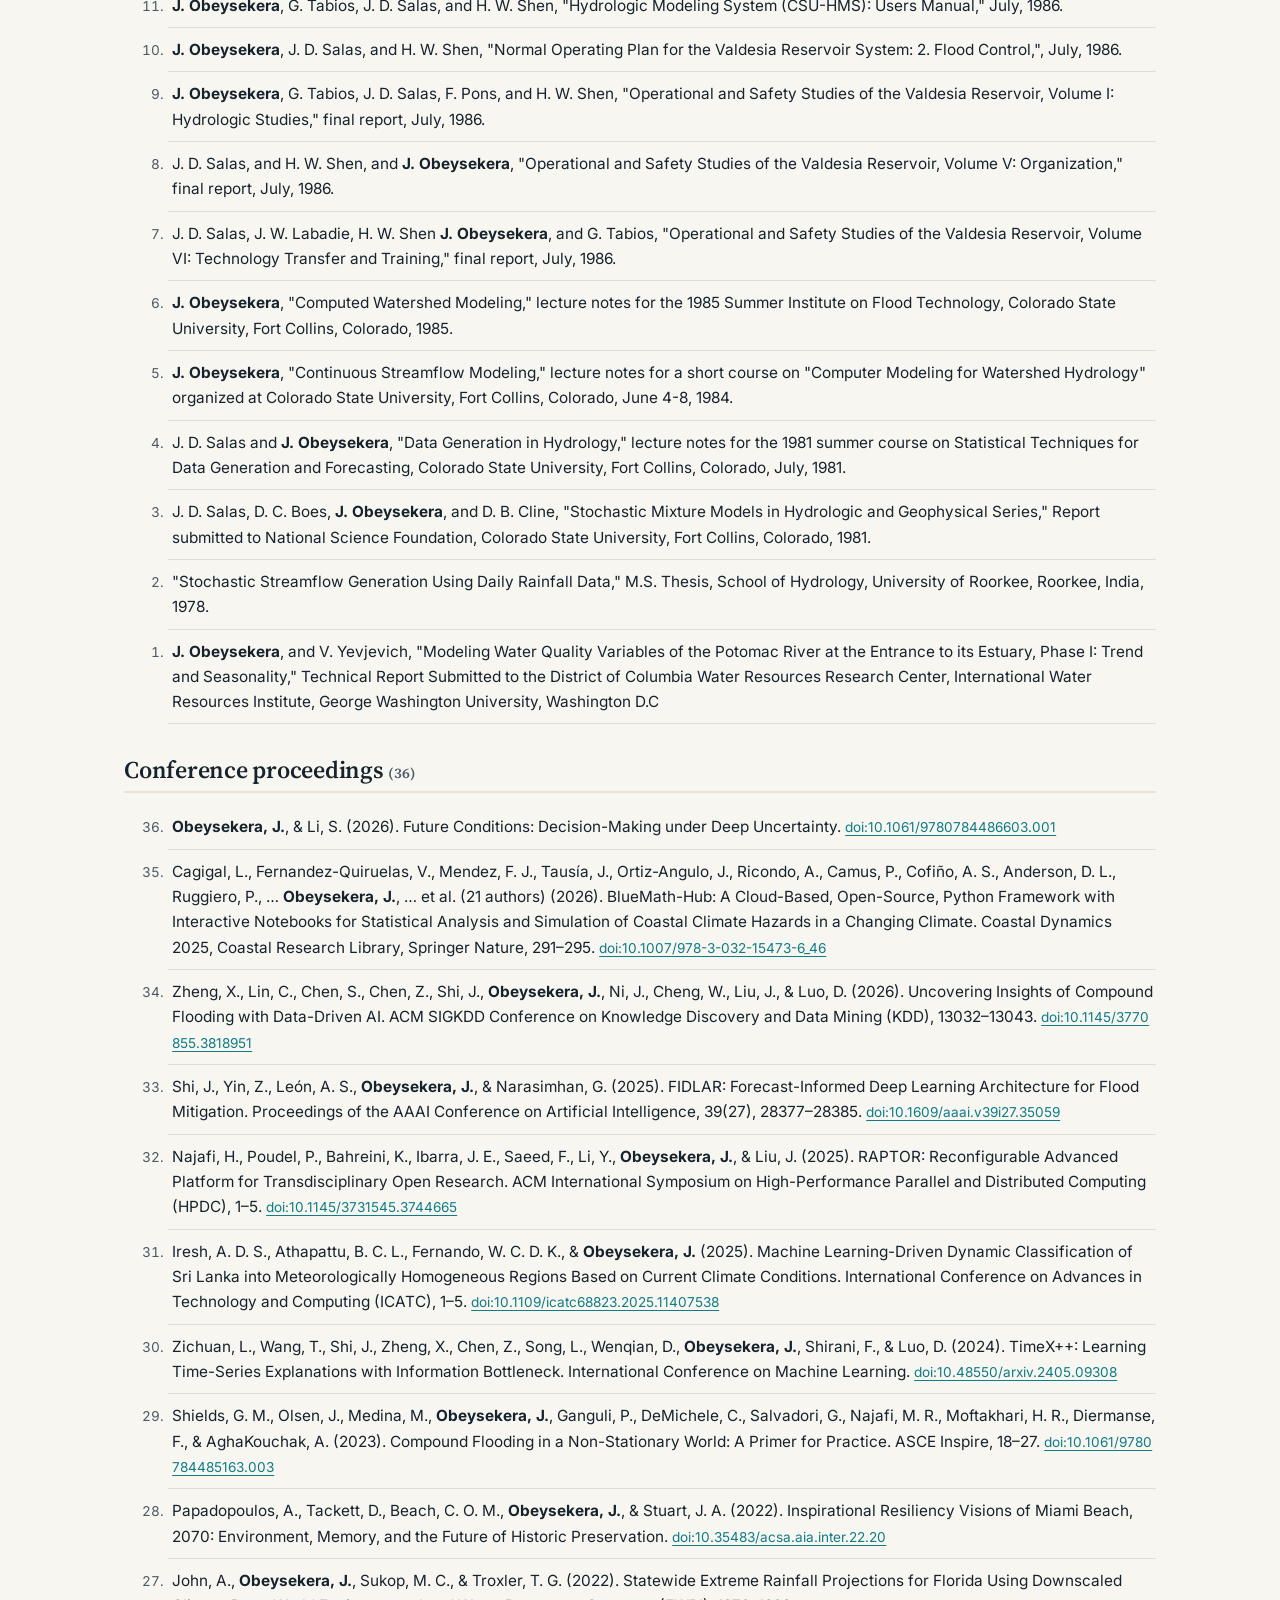
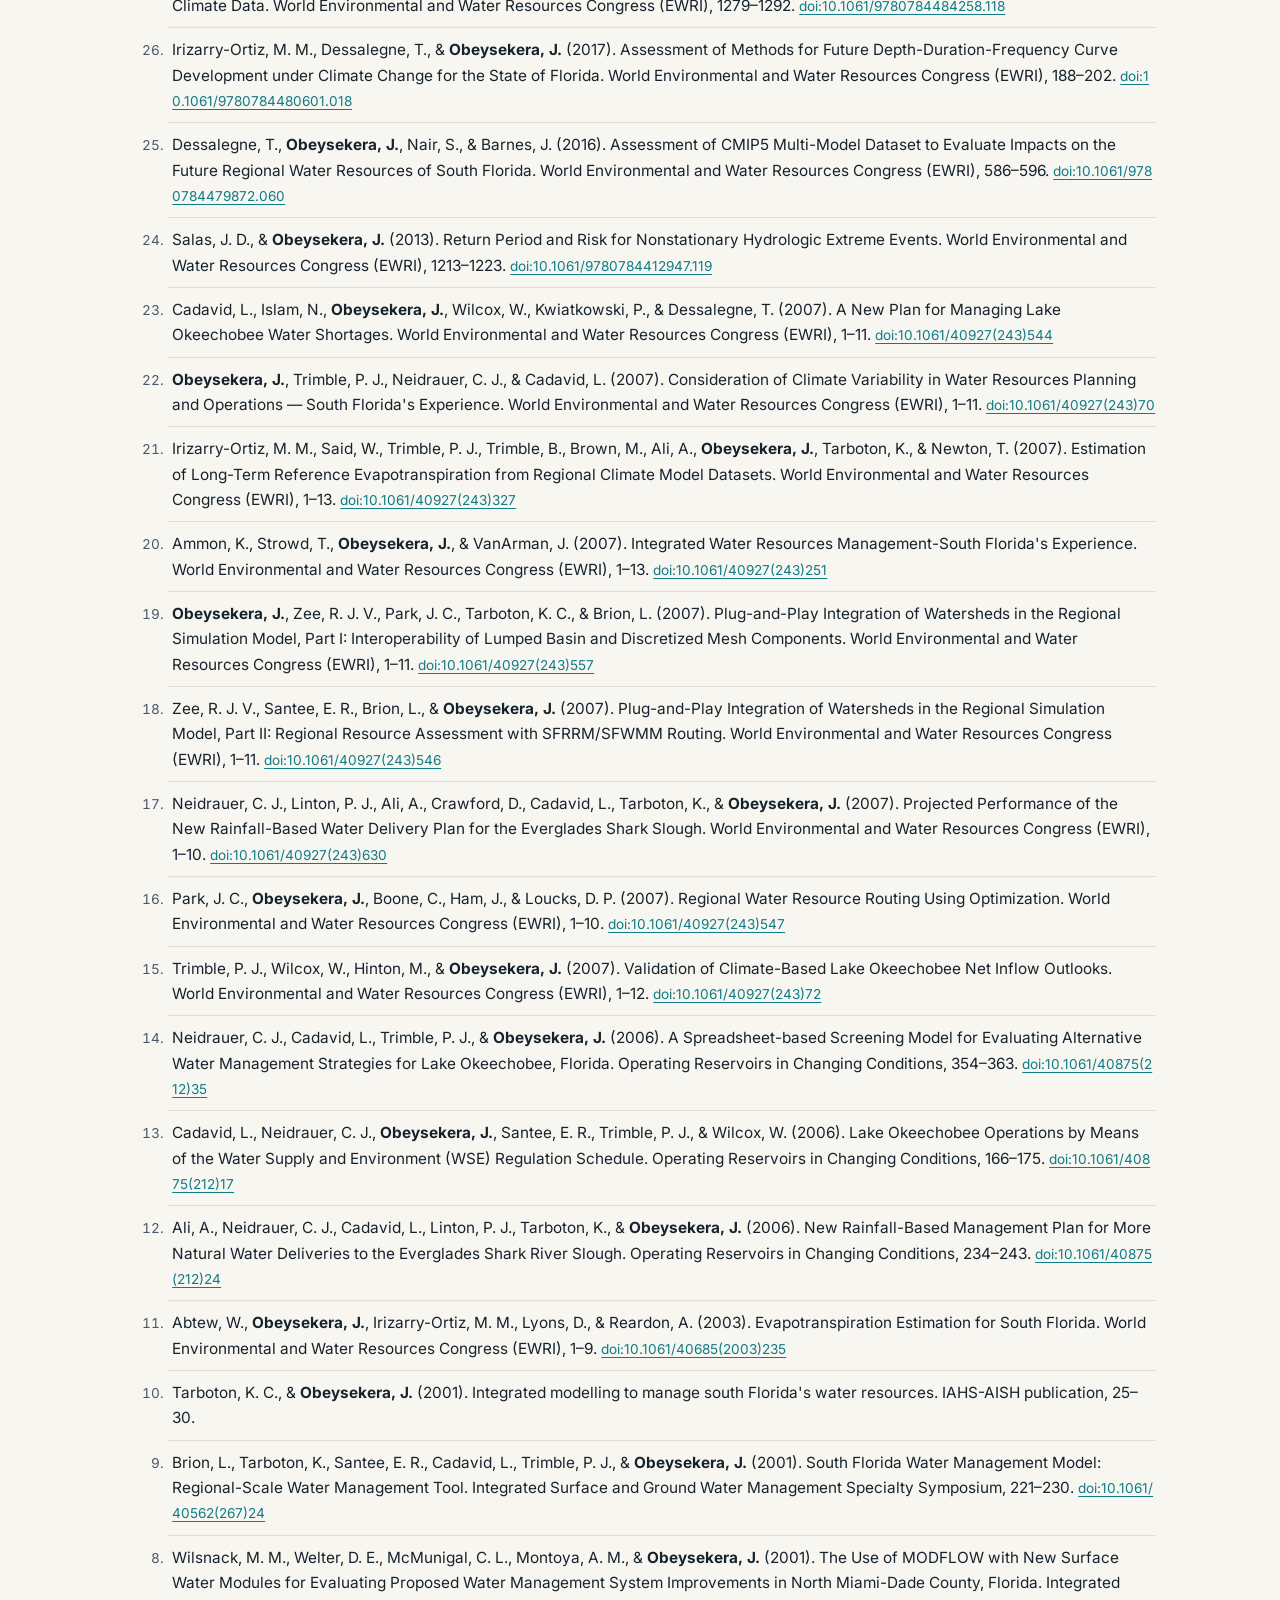
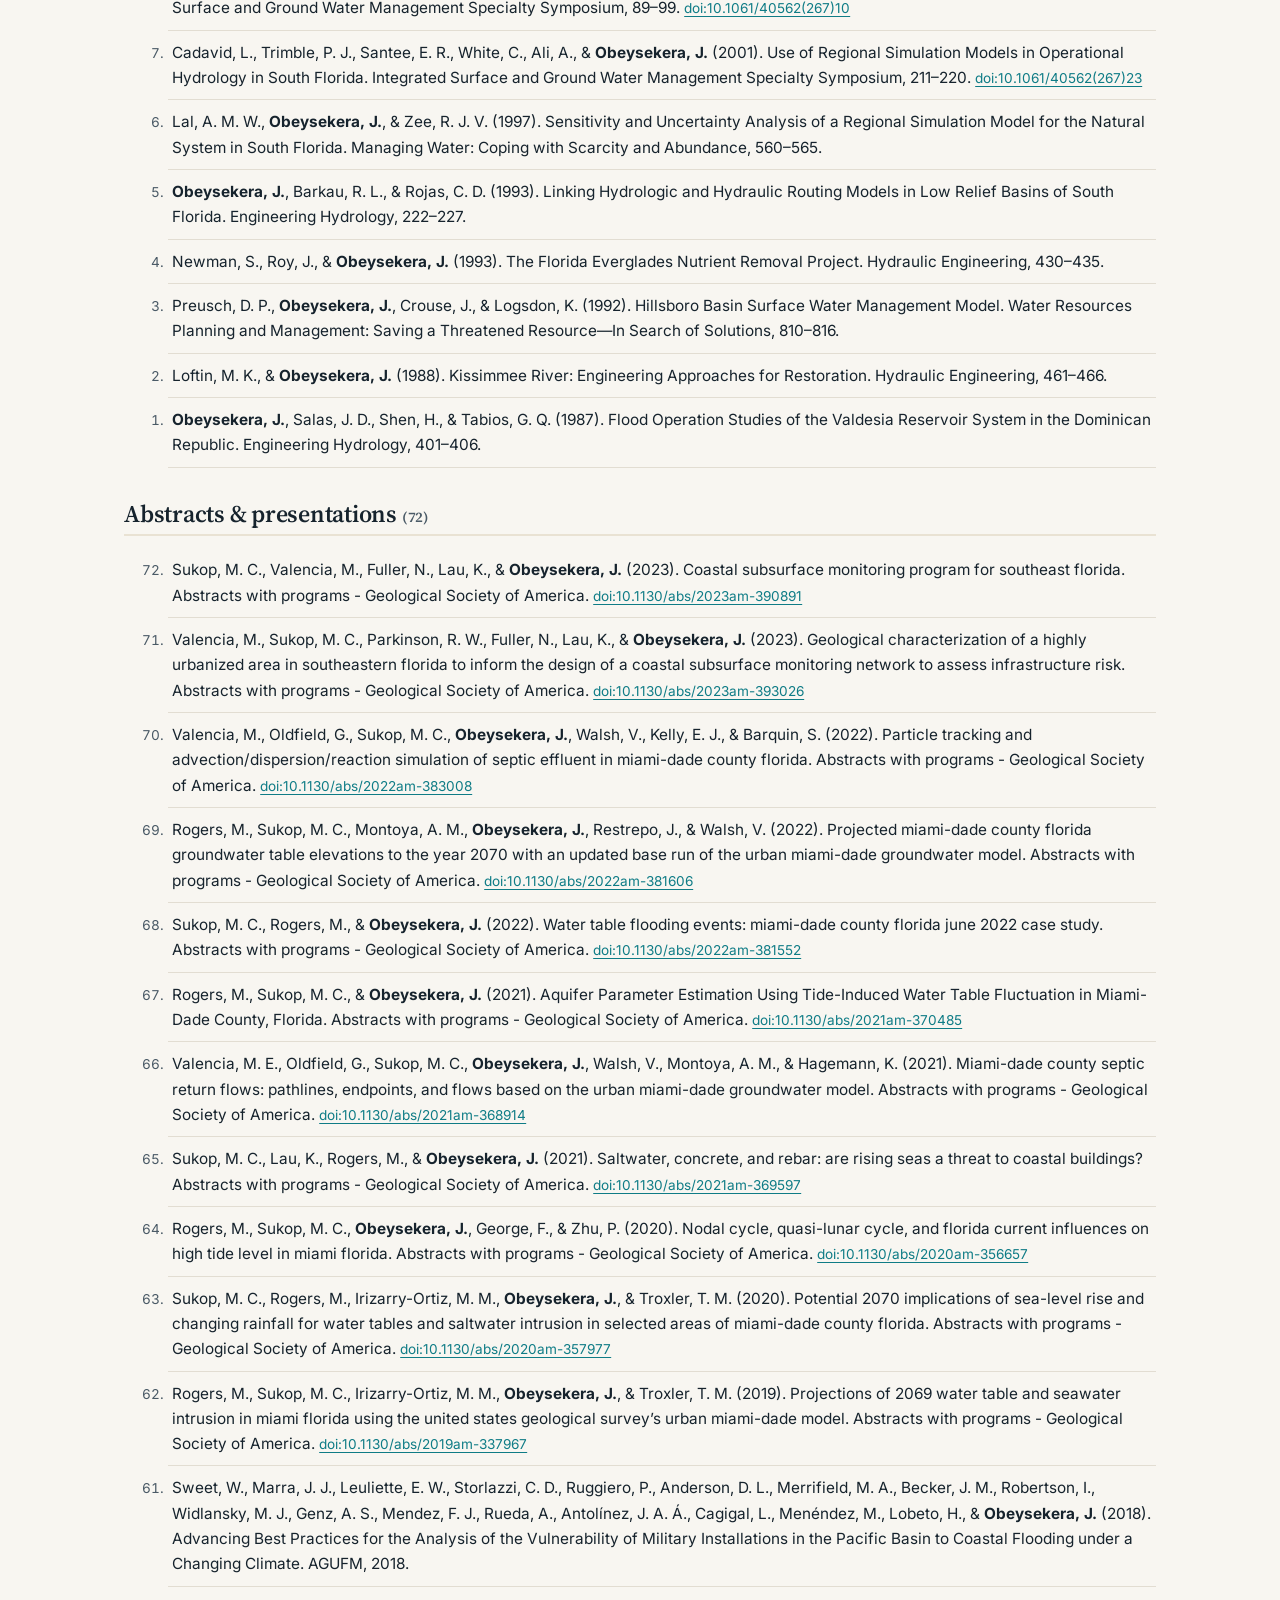
<file: publications.html>
<!DOCTYPE html>
<html lang="en">
<head>
<meta charset="utf-8">
<meta name="viewport" content="width=device-width, initial-scale=1">
<title>Publications | Jayantha Obeysekera</title>
<meta name="description" content="Journal articles, books, chapters, technical reports, conference papers and presentations, as listed in the November 2026 CV.">
<meta property="og:title" content="Publications | Jayantha Obeysekera">
<meta property="og:description" content="Journal articles, books, chapters, technical reports, conference papers and presentations, as listed in the November 2026 CV.">
<meta property="og:image" content="https://obeysekera.net/images/headshot.jpg">
<meta property="og:type" content="website">
<link rel="icon" href="assets/favicon.svg" type="image/svg+xml">
<link rel="preconnect" href="https://fonts.googleapis.com">
<link rel="preconnect" href="https://fonts.gstatic.com" crossorigin>
<link href="https://fonts.googleapis.com/css2?family=Inter:wght@400;500;600&family=Source+Serif+4:wght@600&display=swap" rel="stylesheet">
<link rel="stylesheet" href="assets/css/style.css">
</head>
<body>
<a class="skip" href="#main">Skip to content</a>
<header id="site-header"></header>
<section class="page-head" data-waves><div class="wrap"><h1>Publications</h1><p>Journal articles, books, chapters, technical reports, conference papers and presentations, as listed in the November 2026 CV.</p></div></section>
<main id="main">
<div class="wrap">
  <section class="section">
    <div class="pub-tools">
      <input id="pub-search" class="search" type="search" placeholder="Search authors, titles, journals, years or DOIs…" aria-label="Search publications">
      <a class="btn btn-line" data-cv href="files/CV_Obeysekera_2026.pdf">CV (PDF)</a>
      <a class="btn btn-line" href="https://orcid.org/0000-0002-7038-1668" target="_blank" rel="noopener">ORCID</a>
    </div>
    <p class="filter-label">Type</p>
    <div class="chips" id="pub-cats" role="group" aria-label="Filter by type"></div>
    <p class="filter-label">Topic</p>
    <div class="chips" id="pub-chips" role="group" aria-label="Filter by topic"></div>
    <p class="count" id="pub-count"></p>
    <div id="pub-list"></div>
  </section>
</div>
</main>
<footer id="site-footer"></footer>
<script src="data/site-config.js"></script>
<script src="data/publications.js"></script>
<script src="assets/js/site.js"></script>
</body>
</html>
</file>
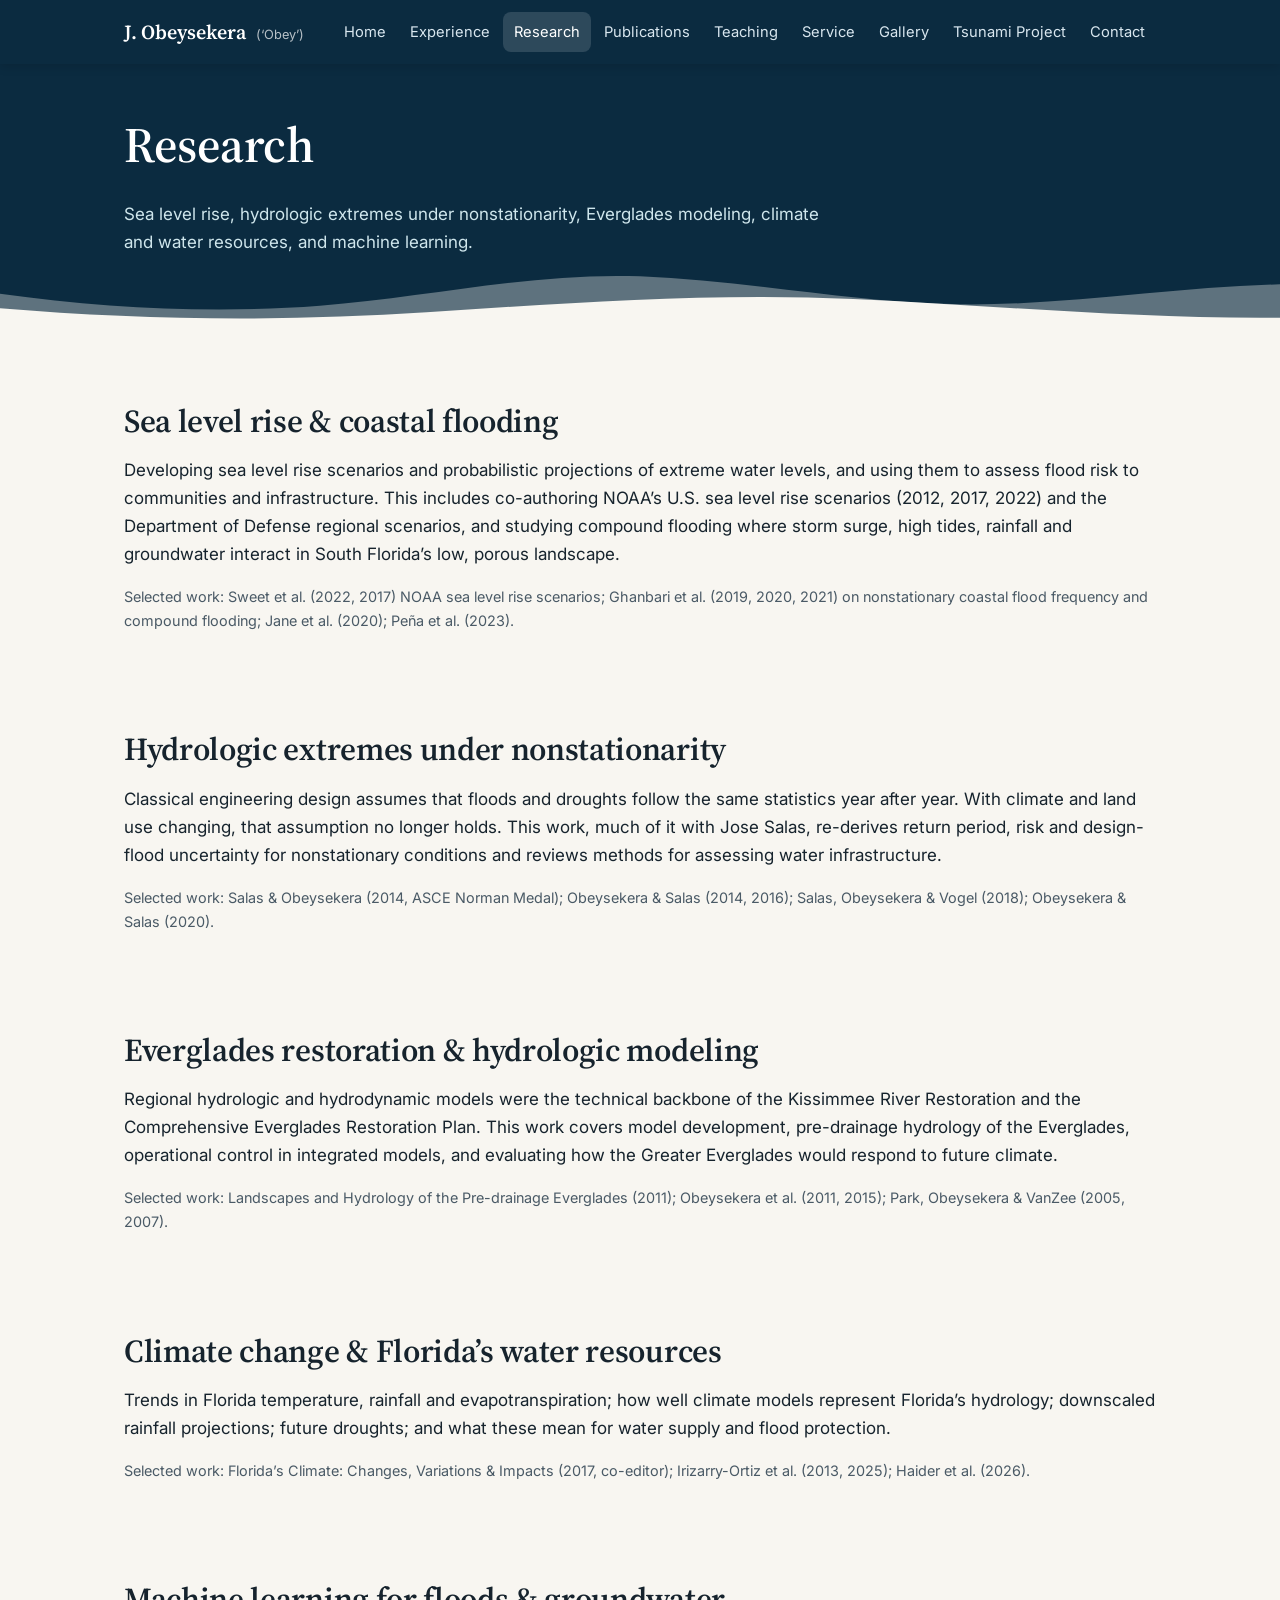
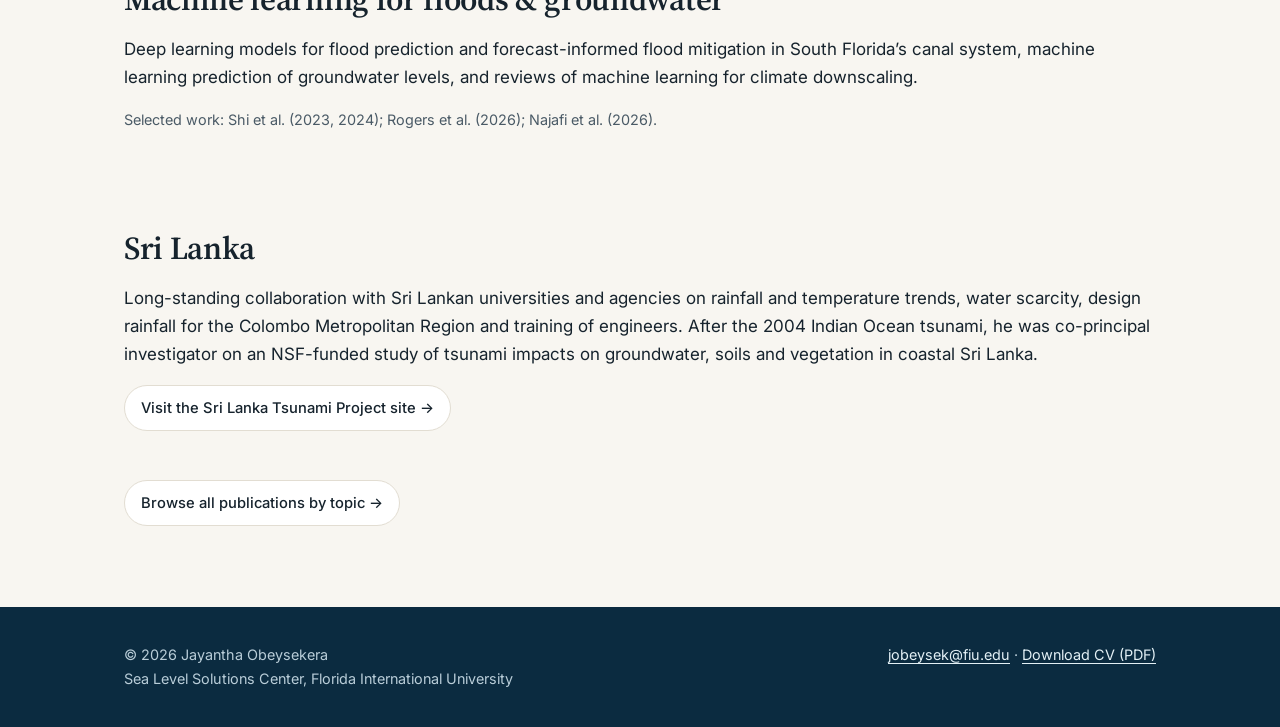
<file: research.html>
<!DOCTYPE html>
<html lang="en">
<head>
<meta charset="utf-8">
<meta name="viewport" content="width=device-width, initial-scale=1">
<title>Research | Jayantha Obeysekera</title>
<meta name="description" content="Sea level rise, hydrologic extremes under nonstationarity, Everglades modeling, climate and water resources, and machine learning.">
<meta property="og:title" content="Research | Jayantha Obeysekera">
<meta property="og:description" content="Sea level rise, hydrologic extremes under nonstationarity, Everglades modeling, climate and water resources, and machine learning.">
<meta property="og:image" content="https://obeysekera.net/images/headshot.jpg">
<meta property="og:type" content="website">
<link rel="icon" href="assets/favicon.svg" type="image/svg+xml">
<link rel="preconnect" href="https://fonts.googleapis.com">
<link rel="preconnect" href="https://fonts.gstatic.com" crossorigin>
<link href="https://fonts.googleapis.com/css2?family=Inter:wght@400;500;600&family=Source+Serif+4:wght@600&display=swap" rel="stylesheet">
<link rel="stylesheet" href="assets/css/style.css">
</head>
<body>
<a class="skip" href="#main">Skip to content</a>
<header id="site-header"></header>
<section class="page-head" data-waves><div class="wrap"><h1>Research</h1><p>Sea level rise, hydrologic extremes under nonstationarity, Everglades modeling, climate and water resources, and machine learning.</p></div></section>
<main id="main">
<div class="wrap">
  <section class="section" id="sea-level">
    <h2>Sea level rise &amp; coastal flooding</h2>
    <p>Developing sea level rise scenarios and probabilistic projections of extreme water levels, and using them to assess flood risk to communities and infrastructure. This includes co-authoring NOAA’s U.S. sea level rise scenarios (2012, 2017, 2022) and the Department of Defense regional scenarios, and studying compound flooding where storm surge, high tides, rainfall and groundwater interact in South Florida’s low, porous landscape.</p>
    <p class="small muted">Selected work: Sweet et al. (2022, 2017) NOAA sea level rise scenarios; Ghanbari et al. (2019, 2020, 2021) on nonstationary coastal flood frequency and compound flooding; Jane et al. (2020); Peña et al. (2023).</p>
  </section>
  <section class="section" id="extremes">
    <h2>Hydrologic extremes under nonstationarity</h2>
    <p>Classical engineering design assumes that floods and droughts follow the same statistics year after year. With climate and land use changing, that assumption no longer holds. This work, much of it with Jose Salas, re-derives return period, risk and design-flood uncertainty for nonstationary conditions and reviews methods for assessing water infrastructure.</p>
    <p class="small muted">Selected work: Salas &amp; Obeysekera (2014, ASCE Norman Medal); Obeysekera &amp; Salas (2014, 2016); Salas, Obeysekera &amp; Vogel (2018); Obeysekera &amp; Salas (2020).</p>
  </section>
  <section class="section" id="modeling">
    <h2>Everglades restoration &amp; hydrologic modeling</h2>
    <p>Regional hydrologic and hydrodynamic models were the technical backbone of the Kissimmee River Restoration and the Comprehensive Everglades Restoration Plan. This work covers model development, pre-drainage hydrology of the Everglades, operational control in integrated models, and evaluating how the Greater Everglades would respond to future climate.</p>
    <p class="small muted">Selected work: Landscapes and Hydrology of the Pre-drainage Everglades (2011); Obeysekera et al. (2011, 2015); Park, Obeysekera &amp; VanZee (2005, 2007).</p>
  </section>
  <section class="section" id="climate">
    <h2>Climate change &amp; Florida’s water resources</h2>
    <p>Trends in Florida temperature, rainfall and evapotranspiration; how well climate models represent Florida’s hydrology; downscaled rainfall projections; future droughts; and what these mean for water supply and flood protection.</p>
    <p class="small muted">Selected work: Florida’s Climate: Changes, Variations &amp; Impacts (2017, co-editor); Irizarry-Ortiz et al. (2013, 2025); Haider et al. (2026).</p>
  </section>
  <section class="section" id="ml">
    <h2>Machine learning for floods &amp; groundwater</h2>
    <p>Deep learning models for flood prediction and forecast-informed flood mitigation in South Florida’s canal system, machine learning prediction of groundwater levels, and reviews of machine learning for climate downscaling.</p>
    <p class="small muted">Selected work: Shi et al. (2023, 2024); Rogers et al. (2026); Najafi et al. (2026).</p>
  </section>
  <section class="section" id="sri-lanka">
    <h2>Sri Lanka</h2>
    <p>Long-standing collaboration with Sri Lankan universities and agencies on rainfall and temperature trends, water scarcity, design rainfall for the Colombo Metropolitan Region and training of engineers. After the 2004 Indian Ocean tsunami, he was co-principal investigator on an NSF-funded study of tsunami impacts on groundwater, soils and vegetation in coastal Sri Lanka.</p>
    <p><a class="btn btn-line" href="http://tsunami.obeysekera.net">Visit the Sri Lanka Tsunami Project site →</a></p>
  </section>
  <p style="margin-top:24px"><a class="btn btn-line" href="publications.html">Browse all publications by topic →</a></p>
</div>
</main>
<footer id="site-footer"></footer>
<script src="data/site-config.js"></script>
<script src="assets/js/site.js"></script>
</body>
</html>
</file>
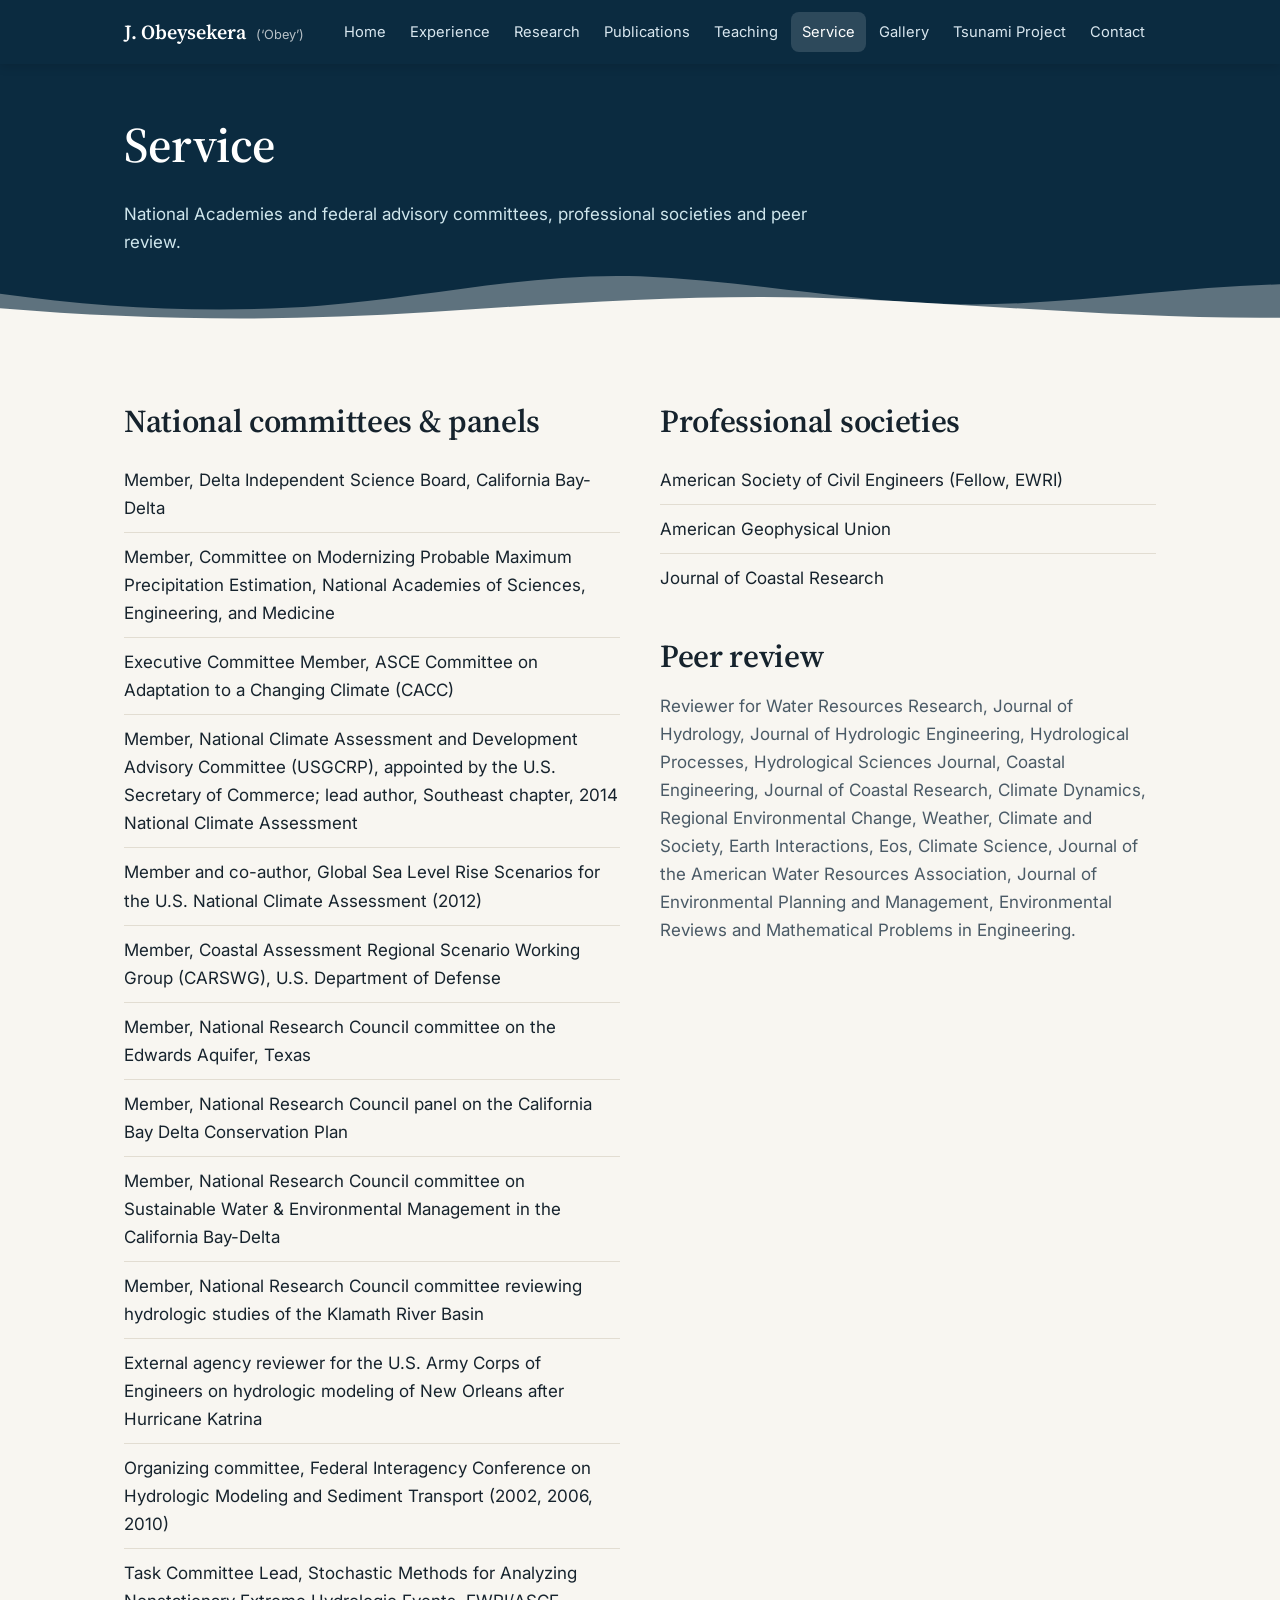
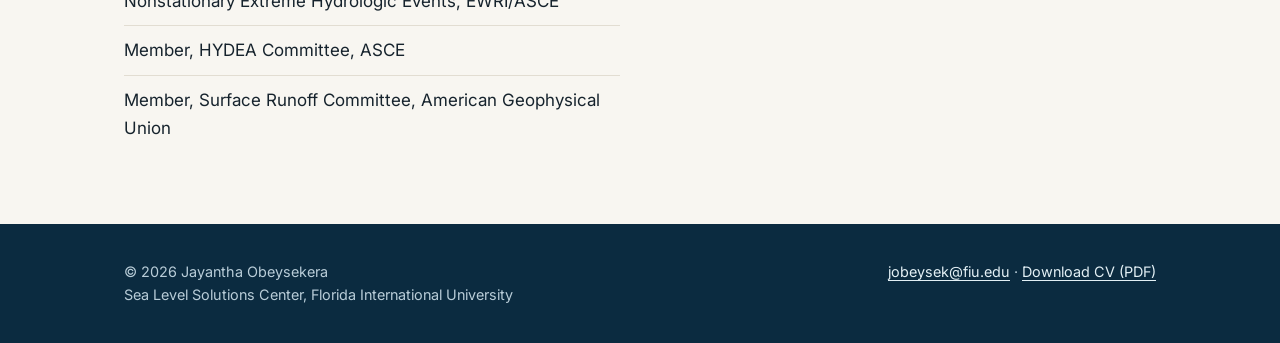
<file: service.html>
<!DOCTYPE html>
<html lang="en">
<head>
<meta charset="utf-8">
<meta name="viewport" content="width=device-width, initial-scale=1">
<title>Service | Jayantha Obeysekera</title>
<meta name="description" content="National Academies and federal advisory committees, professional societies and peer review.">
<meta property="og:title" content="Service | Jayantha Obeysekera">
<meta property="og:description" content="National Academies and federal advisory committees, professional societies and peer review.">
<meta property="og:image" content="https://obeysekera.net/images/headshot.jpg">
<meta property="og:type" content="website">
<link rel="icon" href="assets/favicon.svg" type="image/svg+xml">
<link rel="preconnect" href="https://fonts.googleapis.com">
<link rel="preconnect" href="https://fonts.gstatic.com" crossorigin>
<link href="https://fonts.googleapis.com/css2?family=Inter:wght@400;500;600&family=Source+Serif+4:wght@600&display=swap" rel="stylesheet">
<link rel="stylesheet" href="assets/css/style.css">
</head>
<body>
<a class="skip" href="#main">Skip to content</a>
<header id="site-header"></header>
<section class="page-head" data-waves><div class="wrap"><h1>Service</h1><p>National Academies and federal advisory committees, professional societies and peer review.</p></div></section>
<main id="main">
<div class="wrap">
 <div class="grid grid-2" style="gap:40px">
  <section class="section">
    <h2>National committees &amp; panels</h2>
    <ul class="clean">
      <li>Member, Delta Independent Science Board, California Bay-Delta</li>
      <li>Member, Committee on Modernizing Probable Maximum Precipitation Estimation, National Academies of Sciences, Engineering, and Medicine</li>
      <li>Executive Committee Member, ASCE Committee on Adaptation to a Changing Climate (CACC)</li>
      <li>Member, National Climate Assessment and Development Advisory Committee (USGCRP), appointed by the U.S. Secretary of Commerce; lead author, Southeast chapter, 2014 National Climate Assessment</li>
      <li>Member and co-author, Global Sea Level Rise Scenarios for the U.S. National Climate Assessment (2012)</li>
      <li>Member, Coastal Assessment Regional Scenario Working Group (CARSWG), U.S. Department of Defense</li>
      <li>Member, National Research Council committee on the Edwards Aquifer, Texas</li>
      <li>Member, National Research Council panel on the California Bay Delta Conservation Plan</li>
      <li>Member, National Research Council committee on Sustainable Water &amp; Environmental Management in the California Bay-Delta</li>
      <li>Member, National Research Council committee reviewing hydrologic studies of the Klamath River Basin</li>
      <li>External agency reviewer for the U.S. Army Corps of Engineers on hydrologic modeling of New Orleans after Hurricane Katrina</li>
      <li>Organizing committee, Federal Interagency Conference on Hydrologic Modeling and Sediment Transport (2002, 2006, 2010)</li>
      <li>Task Committee Lead, Stochastic Methods for Analyzing Nonstationary Extreme Hydrologic Events, EWRI/ASCE</li>
      <li>Member, HYDEA Committee, ASCE</li>
      <li>Member, Surface Runoff Committee, American Geophysical Union</li>
    </ul>
  </section>
  <section class="section">
    <h2>Professional societies</h2>
    <ul class="clean">
      <li>American Society of Civil Engineers (Fellow, EWRI)</li>
      <li>American Geophysical Union</li>
      <li>Journal of Coastal Research</li>
    </ul>
    <h2>Peer review</h2>
    <p class="muted">Reviewer for Water Resources Research, Journal of Hydrology, Journal of Hydrologic Engineering, Hydrological Processes, Hydrological Sciences Journal, Coastal Engineering, Journal of Coastal Research, Climate Dynamics, Regional Environmental Change, Weather, Climate and Society, Earth Interactions, Eos, Climate Science, Journal of the American Water Resources Association, Journal of Environmental Planning and Management, Environmental Reviews and Mathematical Problems in Engineering.</p>
  </section>
 </div>
</div>
</main>
<footer id="site-footer"></footer>
<script src="data/site-config.js"></script>
<script src="assets/js/site.js"></script>
</body>
</html>
</file>
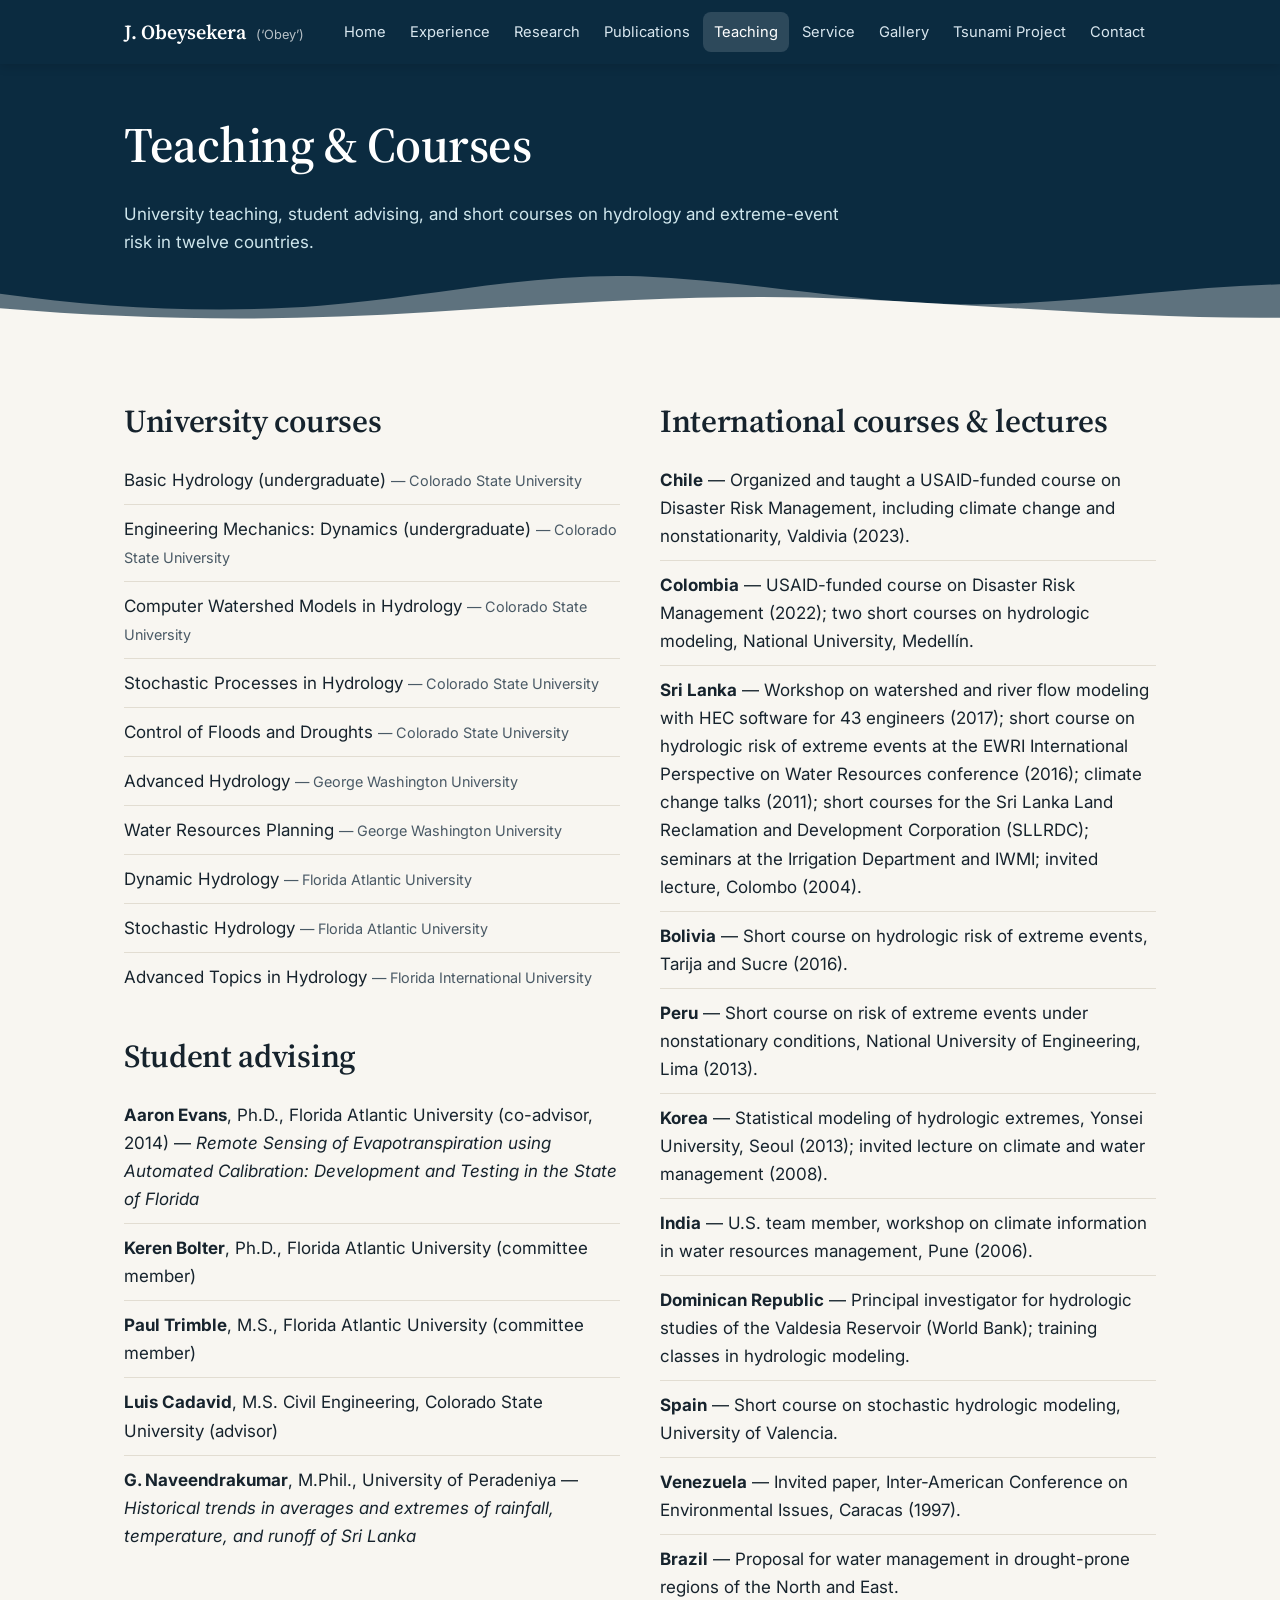
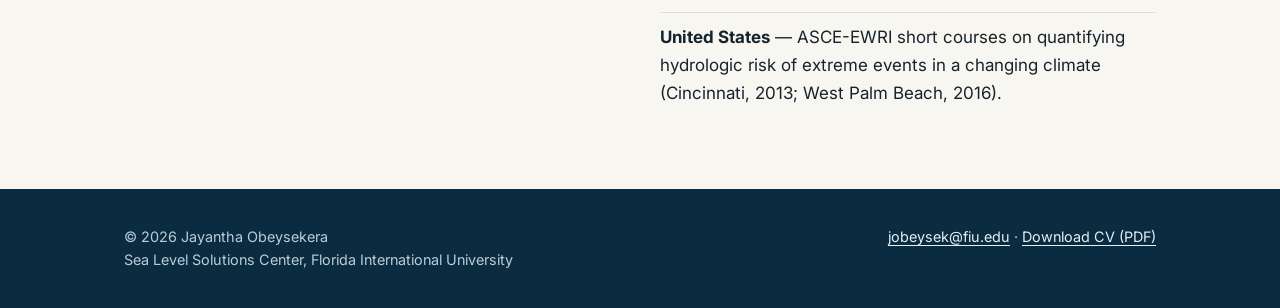
<file: teaching.html>
<!DOCTYPE html>
<html lang="en">
<head>
<meta charset="utf-8">
<meta name="viewport" content="width=device-width, initial-scale=1">
<title>Teaching & Courses | Jayantha Obeysekera</title>
<meta name="description" content="University teaching, student advising, and short courses on hydrology and extreme-event risk in twelve countries.">
<meta property="og:title" content="Teaching & Courses | Jayantha Obeysekera">
<meta property="og:description" content="University teaching, student advising, and short courses on hydrology and extreme-event risk in twelve countries.">
<meta property="og:image" content="https://obeysekera.net/images/headshot.jpg">
<meta property="og:type" content="website">
<link rel="icon" href="assets/favicon.svg" type="image/svg+xml">
<link rel="preconnect" href="https://fonts.googleapis.com">
<link rel="preconnect" href="https://fonts.gstatic.com" crossorigin>
<link href="https://fonts.googleapis.com/css2?family=Inter:wght@400;500;600&family=Source+Serif+4:wght@600&display=swap" rel="stylesheet">
<link rel="stylesheet" href="assets/css/style.css">
</head>
<body>
<a class="skip" href="#main">Skip to content</a>
<header id="site-header"></header>
<section class="page-head" data-waves><div class="wrap"><h1>Teaching & Courses</h1><p>University teaching, student advising, and short courses on hydrology and extreme-event risk in twelve countries.</p></div></section>
<main id="main">
<div class="wrap">
 <div class="grid grid-2" style="gap:40px">
  <section class="section">
    <h2>University courses</h2>
    <ul class="clean">
      <li>Basic Hydrology (undergraduate) <span class="muted small">— Colorado State University</span></li>
      <li>Engineering Mechanics: Dynamics (undergraduate) <span class="muted small">— Colorado State University</span></li>
      <li>Computer Watershed Models in Hydrology <span class="muted small">— Colorado State University</span></li>
      <li>Stochastic Processes in Hydrology <span class="muted small">— Colorado State University</span></li>
      <li>Control of Floods and Droughts <span class="muted small">— Colorado State University</span></li>
      <li>Advanced Hydrology <span class="muted small">— George Washington University</span></li>
      <li>Water Resources Planning <span class="muted small">— George Washington University</span></li>
      <li>Dynamic Hydrology <span class="muted small">— Florida Atlantic University</span></li>
      <li>Stochastic Hydrology <span class="muted small">— Florida Atlantic University</span></li>
      <li>Advanced Topics in Hydrology <span class="muted small">— Florida International University</span></li>
    </ul>
    <h2>Student advising</h2>
    <ul class="clean">
      <li><strong>Aaron Evans</strong>, Ph.D., Florida Atlantic University (co-advisor, 2014) — <em>Remote Sensing of Evapotranspiration using Automated Calibration: Development and Testing in the State of Florida</em></li>
      <li><strong>Keren Bolter</strong>, Ph.D., Florida Atlantic University (committee member)</li>
      <li><strong>Paul Trimble</strong>, M.S., Florida Atlantic University (committee member)</li>
      <li><strong>Luis Cadavid</strong>, M.S. Civil Engineering, Colorado State University (advisor)</li>
      <li><strong>G. Naveendrakumar</strong>, M.Phil., University of Peradeniya — <em>Historical trends in averages and extremes of rainfall, temperature, and runoff of Sri Lanka</em></li>
    </ul>
  </section>
  <section class="section">
    <h2>International courses &amp; lectures</h2>
    <ul class="clean">
      <li><strong>Chile</strong> — Organized and taught a USAID-funded course on Disaster Risk Management, including climate change and nonstationarity, Valdivia (2023).</li>
      <li><strong>Colombia</strong> — USAID-funded course on Disaster Risk Management (2022); two short courses on hydrologic modeling, National University, Medellín.</li>
      <li><strong>Sri Lanka</strong> — Workshop on watershed and river flow modeling with HEC software for 43 engineers (2017); short course on hydrologic risk of extreme events at the EWRI International Perspective on Water Resources conference (2016); climate change talks (2011); short courses for the Sri Lanka Land Reclamation and Development Corporation (SLLRDC); seminars at the Irrigation Department and IWMI; invited lecture, Colombo (2004).</li>
      <li><strong>Bolivia</strong> — Short course on hydrologic risk of extreme events, Tarija and Sucre (2016).</li>
      <li><strong>Peru</strong> — Short course on risk of extreme events under nonstationary conditions, National University of Engineering, Lima (2013).</li>
      <li><strong>Korea</strong> — Statistical modeling of hydrologic extremes, Yonsei University, Seoul (2013); invited lecture on climate and water management (2008).</li>
      <li><strong>India</strong> — U.S. team member, workshop on climate information in water resources management, Pune (2006).</li>
      <li><strong>Dominican Republic</strong> — Principal investigator for hydrologic studies of the Valdesia Reservoir (World Bank); training classes in hydrologic modeling.</li>
      <li><strong>Spain</strong> — Short course on stochastic hydrologic modeling, University of Valencia.</li>
      <li><strong>Venezuela</strong> — Invited paper, Inter-American Conference on Environmental Issues, Caracas (1997).</li>
      <li><strong>Brazil</strong> — Proposal for water management in drought-prone regions of the North and East.</li>
      <li><strong>United States</strong> — ASCE-EWRI short courses on quantifying hydrologic risk of extreme events in a changing climate (Cincinnati, 2013; West Palm Beach, 2016).</li>
    </ul>
  </section>
 </div>
</div>
</main>
<footer id="site-footer"></footer>
<script src="data/site-config.js"></script>
<script src="assets/js/site.js"></script>
</body>
</html>
</file>
<file: assets/css/style.css>
/* ===== obeysekera.net — main stylesheet ===== */
:root{
  --ink:#16232d; --ink-soft:#4a5a66; --paper:#f8f6f1; --card:#ffffff;
  --navy:#0b2b40; --navy-2:#123d59; --teal:#0f7c86; --teal-soft:#e3f1f1;
  --sand:#e9e2d3; --line:#e2ddd2; --shadow:0 1px 2px rgba(11,43,64,.06),0 6px 20px rgba(11,43,64,.06);
  --serif:"Source Serif 4","Source Serif Pro",Georgia,"Times New Roman",serif;
  --sans:"Inter",system-ui,-apple-system,"Segoe UI",Roboto,Helvetica,Arial,sans-serif;
  --max:1080px; --radius:14px;
}
@media (prefers-color-scheme:dark){
  :root{ --ink:#e8eef2; --ink-soft:#a9b8c3; --paper:#0d1820; --card:#13222d; --line:#22394a;
         --teal:#4fc1c8; --teal-soft:#16343d; --sand:#1b2c38; --shadow:none; }
}
*{box-sizing:border-box}
html{scroll-behavior:smooth}
body{margin:0;font-family:var(--sans);font-size:17px;line-height:1.65;color:var(--ink);background:var(--paper);-webkit-font-smoothing:antialiased}
img{max-width:100%;display:block}
a{color:var(--teal);text-underline-offset:3px}
a:hover{text-decoration-thickness:2px}
h1,h2,h3{font-family:var(--serif);font-weight:600;line-height:1.2;letter-spacing:-.01em;margin:0 0 .5em}
h1{font-size:clamp(2rem,4.5vw,3.1rem)}
h2{font-size:clamp(1.5rem,3vw,2rem);margin-top:2.2rem}
h3{font-size:1.2rem;margin-top:1.4rem}
p{margin:0 0 1em}
.wrap{max-width:var(--max);margin:0 auto;padding:0 24px}
.skip{position:absolute;left:-999px}.skip:focus{left:16px;top:16px;background:#fff;padding:8px 12px;z-index:99}

/* ----- Header ----- */
.site-header{background:var(--navy);color:#fff;position:sticky;top:0;z-index:50;box-shadow:0 2px 10px rgba(0,0,0,.15)}
.site-header .wrap{display:flex;align-items:center;justify-content:space-between;gap:16px;min-height:64px}
.brand{color:#fff;text-decoration:none;font-family:var(--serif);font-size:1.25rem;font-weight:600;white-space:nowrap}
.brand small{font-family:var(--sans);font-weight:400;font-size:.8rem;opacity:.7;margin-left:6px}
.nav{display:flex;gap:2px;flex-wrap:wrap}
.nav a{color:#d8e6ee;text-decoration:none;font-size:.92rem;padding:8px 11px;border-radius:8px}
.nav a:hover{background:rgba(255,255,255,.08);color:#fff}
.nav a[aria-current=page]{background:rgba(255,255,255,.14);color:#fff}
.menu-btn{display:none;background:none;border:1px solid rgba(255,255,255,.35);color:#fff;border-radius:8px;padding:6px 10px;font-size:.95rem}
@media (max-width:900px){
  .menu-btn{display:block}
  .nav{display:none;position:absolute;top:64px;left:0;right:0;background:var(--navy);flex-direction:column;padding:8px 16px 16px}
  .nav.open{display:flex}
  .nav a{padding:12px}
}

/* ----- Hero ----- */
.hero{background:linear-gradient(160deg,var(--navy) 0%,var(--navy-2) 55%,#17607a 100%);color:#fff;position:relative;overflow:hidden}
.hero .wrap{display:grid;grid-template-columns:auto 1fr;gap:44px;align-items:center;padding-top:64px;padding-bottom:96px;position:relative;z-index:2}
.hero h1{margin-bottom:.15em}
.hero .creds{font-size:1rem;opacity:.8;letter-spacing:.04em;margin-bottom:1.1rem}
.hero .role{font-size:1.15rem;color:#cfe6ec;margin-bottom:1.4rem}
.portrait{width:220px;aspect-ratio:250/320;border-radius:16px;object-fit:cover;border:4px solid rgba(255,255,255,.18);box-shadow:0 10px 30px rgba(0,0,0,.3);background:#1d4f68}
.waves{position:absolute;left:0;right:0;bottom:-1px;width:100%;height:90px;z-index:1}
@media (max-width:720px){.hero .wrap{grid-template-columns:1fr;text-align:center;justify-items:center;gap:24px;padding-top:40px}.portrait{width:170px}}


.portrait-missing{display:grid;place-items:center;font-family:var(--serif);font-size:3.5rem;color:#cfe6ec;background:linear-gradient(160deg,#1d4f68,#0f7c86)}
.gallery img.img-missing{background:linear-gradient(160deg,var(--sand),var(--teal-soft));min-height:180px}
/* ----- Buttons / chips ----- */
.btns{display:flex;flex-wrap:wrap;gap:10px}
.hero .btns{justify-content:flex-start}
@media (max-width:720px){.hero .btns{justify-content:center}}
.btn{display:inline-flex;align-items:center;gap:8px;padding:10px 16px;border-radius:999px;font-size:.92rem;font-weight:500;text-decoration:none;border:1px solid transparent;cursor:pointer}
.btn-primary{background:#fff;color:var(--navy)}
.btn-ghost{border-color:rgba(255,255,255,.45);color:#fff}
.btn-ghost:hover{background:rgba(255,255,255,.1)}
.btn-line{border-color:var(--line);color:var(--ink);background:var(--card)}
.btn-line:hover{border-color:var(--teal);color:var(--teal)}
.chip{display:inline-block;font-size:.8rem;padding:5px 12px;border-radius:999px;border:1px solid var(--line);background:var(--card);color:var(--ink-soft);cursor:pointer;font-family:var(--sans)}
.chip[aria-pressed=true]{background:var(--teal);border-color:var(--teal);color:#fff}

/* ----- Page header (inner pages) ----- */
.page-head{background:var(--navy);color:#fff;padding:52px 0 70px;position:relative;overflow:hidden}
.page-head p{color:#cfe6ec;max-width:720px;margin:0}
.page-head .waves{height:60px}

/* ----- Layout pieces ----- */
main{padding-bottom:64px}
.section{padding:40px 0 8px}
.lead{font-size:1.15rem;color:var(--ink-soft)}
.grid{display:grid;gap:20px}
.grid-2{grid-template-columns:repeat(auto-fit,minmax(300px,1fr))}
.grid-3{grid-template-columns:repeat(auto-fit,minmax(250px,1fr))}
.card{background:var(--card);border:1px solid var(--line);border-radius:var(--radius);padding:24px;box-shadow:var(--shadow)}
.card h3{margin-top:0}
.card .icon{width:40px;height:40px;border-radius:10px;background:var(--teal-soft);color:var(--teal);display:grid;place-items:center;margin-bottom:12px}
.stats{display:grid;grid-template-columns:repeat(auto-fit,minmax(160px,1fr));gap:16px;margin:-56px 0 8px;position:relative;z-index:3}
.stat{background:var(--card);border:1px solid var(--line);border-radius:var(--radius);padding:18px 20px;box-shadow:var(--shadow)}
.stat b{display:block;font-family:var(--serif);font-size:1.9rem;color:var(--teal);line-height:1.1}
.stat span{font-size:.88rem;color:var(--ink-soft)}
.muted{color:var(--ink-soft)}
.small{font-size:.9rem}

/* ----- Timeline ----- */
.timeline{list-style:none;margin:0;padding:0;border-left:2px solid var(--line)}
.timeline li{position:relative;padding:0 0 22px 26px}
.timeline li::before{content:"";position:absolute;left:-7px;top:8px;width:12px;height:12px;border-radius:50%;background:var(--card);border:2px solid var(--teal)}
.timeline .when{font-size:.85rem;font-weight:600;color:var(--teal);letter-spacing:.02em}
.timeline .what{font-weight:600}
.timeline .where{color:var(--ink-soft);font-size:.95rem}

/* ----- Lists ----- */
.clean{list-style:none;padding:0;margin:0}
.clean li{padding:10px 0;border-bottom:1px solid var(--line)}
.clean li:last-child{border-bottom:0}

/* ----- Publications ----- */
.pub-tools{display:flex;flex-wrap:wrap;gap:12px;align-items:center;margin:8px 0 18px}
.search{flex:1 1 280px;padding:11px 14px;border-radius:10px;border:1px solid var(--line);background:var(--card);color:var(--ink);font-size:1rem}
.chips{display:flex;flex-wrap:wrap;gap:8px;margin-bottom:8px}
.pub-year{font-family:var(--serif);font-size:1.35rem;margin:28px 0 6px;padding-bottom:4px;border-bottom:2px solid var(--sand)}
.pub{padding:12px 0;border-bottom:1px solid var(--line)}
.pub .t{font-weight:600}
.pub .a{color:var(--ink-soft);font-size:.95rem}
.pub .v{font-style:italic;font-size:.95rem}
.pub .links{font-size:.85rem;margin-top:3px}
.pub .award{display:inline-block;font-size:.75rem;background:#fff4d6;color:#7a5600;padding:2px 8px;border-radius:999px;margin-left:6px;font-style:normal}
.count{font-size:.9rem;color:var(--ink-soft)}
ol.reports{padding-left:1.4em}ol.reports li{margin-bottom:8px;font-size:.95rem}
details{background:var(--card);border:1px solid var(--line);border-radius:var(--radius);padding:14px 20px;margin-top:14px}
details summary{cursor:pointer;font-weight:600;font-family:var(--serif);font-size:1.15rem}

ol.pubs{padding-left:2.6em;margin:0}
ol.pubs li{padding:9px 0 9px 4px;border-bottom:1px solid var(--line);font-size:.96rem}
ol.pubs li::marker{color:var(--ink-soft);font-size:.85rem}
ol.pubs a{font-size:.85rem;word-break:break-all}
.pub-cat{font-size:1.5rem;margin-top:2rem;padding-bottom:6px;border-bottom:2px solid var(--sand)}
.filter-label{font-size:.8rem;color:var(--ink-soft);margin:6px 0 4px}
/* ----- Gallery ----- */
.gallery{display:grid;grid-template-columns:repeat(auto-fill,minmax(250px,1fr));gap:18px}
.gallery figure{margin:0;background:var(--card);border:1px solid var(--line);border-radius:var(--radius);overflow:hidden;cursor:zoom-in;box-shadow:var(--shadow)}
.gallery img{width:100%;aspect-ratio:4/3;object-fit:cover;transition:transform .3s}
.gallery figure:hover img{transform:scale(1.03)}
.gallery figcaption{padding:10px 14px;font-size:.9rem;color:var(--ink-soft)}
.lightbox{position:fixed;inset:0;background:rgba(5,15,22,.92);display:none;align-items:center;justify-content:center;z-index:100;padding:24px;flex-direction:column;gap:12px}
.lightbox.open{display:flex}
.lightbox img{max-height:80vh;border-radius:8px}
.lightbox p{color:#dbe7ee;margin:0}
.lightbox button{position:absolute;background:rgba(255,255,255,.12);color:#fff;border:0;border-radius:999px;width:44px;height:44px;font-size:1.4rem;cursor:pointer}
.lb-close{top:20px;right:20px}.lb-prev{left:20px;top:50%}.lb-next{right:20px;top:50%}

/* ----- Footer ----- */
.site-footer{background:var(--navy);color:#b9cdd8;padding:36px 0;font-size:.9rem}
.site-footer .wrap{display:flex;flex-wrap:wrap;justify-content:space-between;gap:16px}
.site-footer a{color:#e3f0f5}

/* ----- Print ----- */
@media print{.site-header,.site-footer,.waves,.pub-tools,.chips,.btns{display:none!important}.hero,.page-head{background:none;color:#000}body{background:#fff}}
</file>
